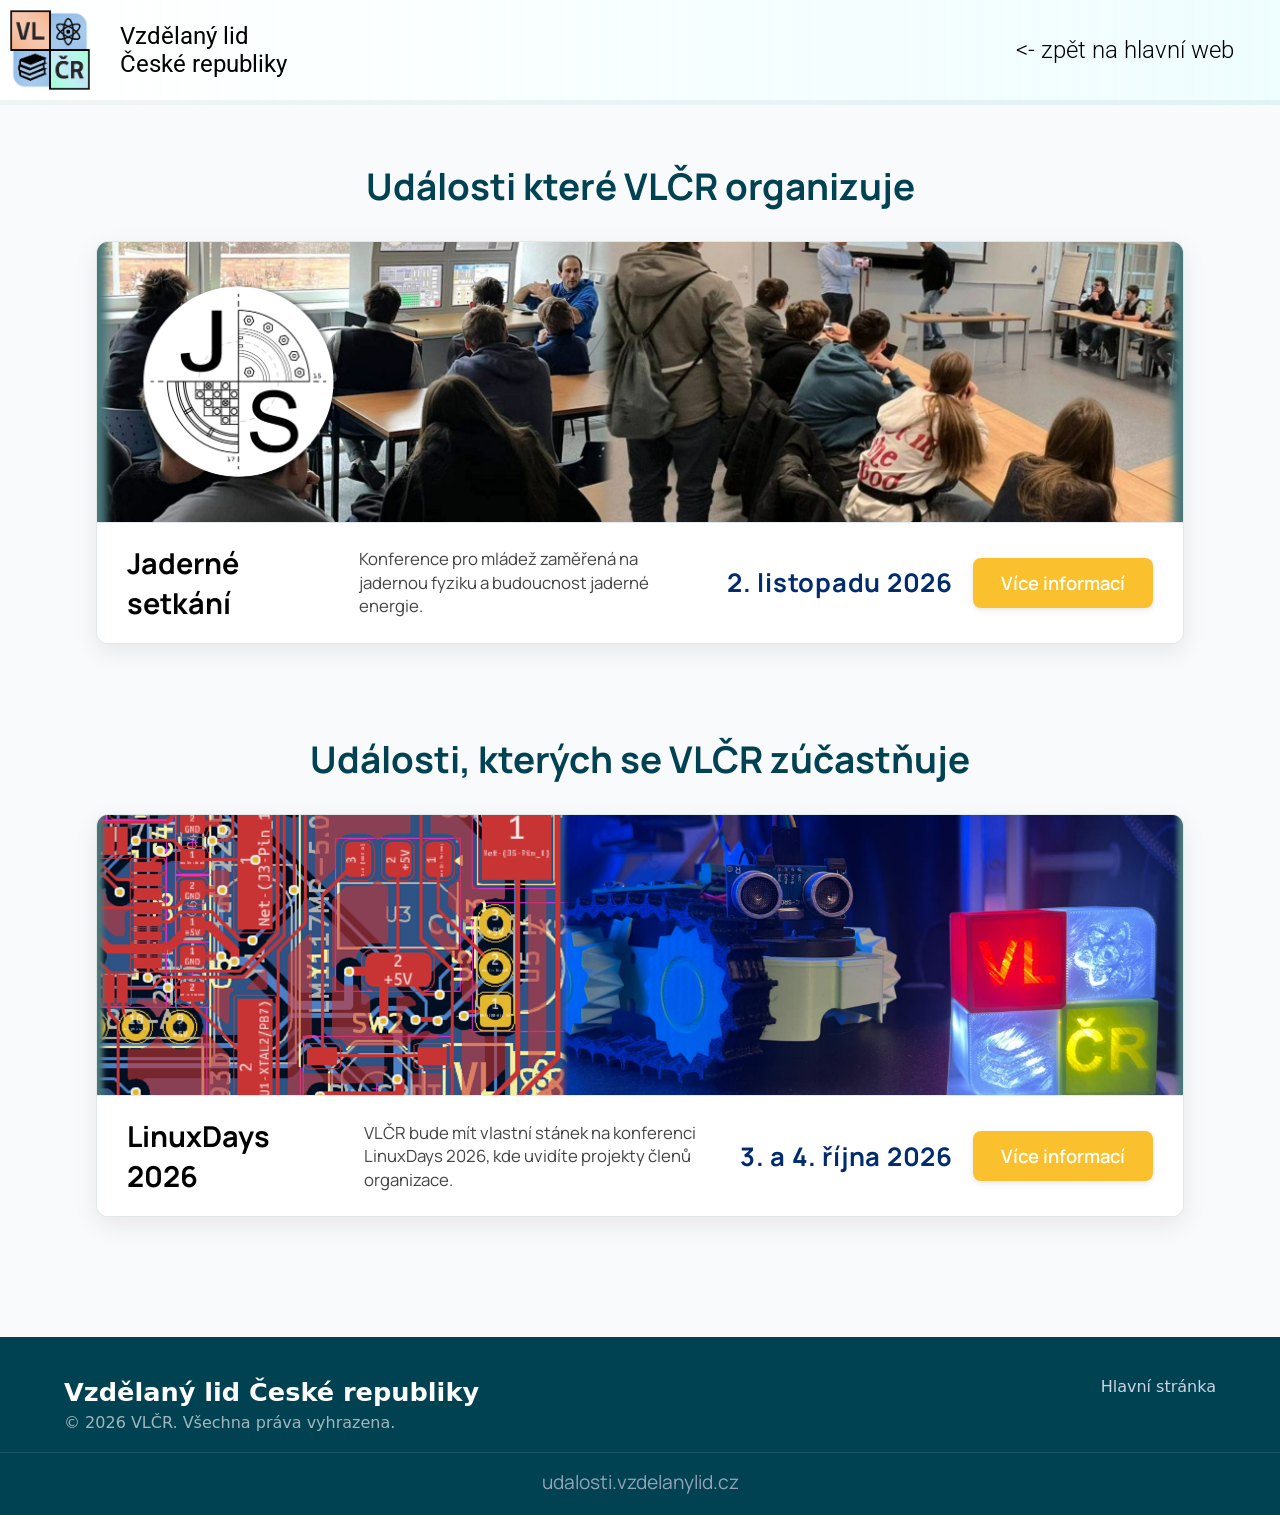
<file: index.html>
<!DOCTYPE html>
<html lang="cs">
<head>
    <meta charset="UTF-8">
    <meta name="viewport" content="width=device-width, initial-scale=1.0">
    <title>Události - Vzdělaný lid České republiky</title>
    <link rel="stylesheet" href="styles.css">
    <link rel="icon" type="image/png" href="logo_VLCR.png" />
    <!-- Google Fonts -->
    <link rel="preconnect" href="https://fonts.googleapis.com">
    <link rel="preconnect" href="https://fonts.gstatic.com" crossorigin>
    <link href="https://fonts.googleapis.com/css2?family=Manrope:wght@300;400;600;700;800&family=Roboto:wght@300;400;500;700&display=swap" rel="stylesheet">
</head>
<body>

    <!-- NAVIGAČNÍ MENU / HEADER -->
    <header class="menu">
        <a href="index.html" class="horizontal-flex navbar">
            <img src="logo_VLCR.png" alt="Logo VLČR" class="logo">
            <span class="logo-placeholder">Vzdělaný lid České republiky</span>
        </a>
        <div class="menu-text">
            <a href="https://vzdelanylid.cz" class="menu-item">&lt;- zpět na hlavní web</a>
        </div>
    </header>

    <main class="content">

        <!-- ================================================================= -->
        <!-- SEKCE 1: Události které VLČR organizuje                          -->
        <!-- (Pro skrytí celé sekce zakomentujte blok níže: <!-- ... --> 
         <!-- ================================================================= -->
       <section class="events-section">
            <h1 class="section-title">Události které VLČR organizuje</h1>
            
            <div class="events-list">
                
                <!-- VZOR ŠABLONY UDÁLOSTI (KOPIROVAT ODTUD) -->
                <article class="event-card">
                    <div class="event-image-wrapper">
                        <img src="grafika-js.png" alt="Jaderné setkání" class="event-image">
                    </div>
                    <div class="event-details-bar">
                        <h2 class="event-title">Jaderné setkání</h2>
                        <div class="event-description">
                            <p>Konference pro mládež zaměřená na jadernou fyziku a budoucnost jaderné energie.</p>
                        </div>
                        <div class="event-date">
                            <span>2. listopadu 2026</span>
                        </div>
                        <div class="event-action">
                            <a href="jadernesetkani2026.html" class="button-event">Více informací</a>
                        </div>
                    </div>
                </article>
                <!-- KONEC VZORU ŠABLONY -->

            </div>
        </section> 
        <!-- === KONEC SEKCE 1 === --> 


        <!-- ================================================================= -->
        <!-- SEKCE 2: Události kterých se VLČR zúčastňuje                     -->
        <!-- (Pro skrytí celé sekce zakomentujte blok níže: <!-- ... -->      
        <!-- ================================================================= -->
        <section class="events-section">
            <h1 class="section-title">Události, kterých se VLČR zúčastňuje</h1>
            
            <div class="events-list">

                <!-- UDÁLOST 1 v sekci 2 -->
                <article class="event-card">
                    <div class="event-image-wrapper">
                        <img src="grafika-ld.png" alt="LinuxDays 2026" class="event-image">
                    </div>
                    <div class="event-details-bar">
                        <h2 class="event-title">LinuxDays 2026</h2>
                        <div class="event-description">
                            <p>VLČR bude mít vlastní stánek na konferenci LinuxDays 2026, kde uvidíte projekty členů organizace.</p>
                        </div>
                        <div class="event-date">
                            <span>3. a 4. října 2026</span>
                        </div>
                        <div class="event-action">
                            <a href="linuxdays2026.html" class="button-event">Více informací</a>
                        </div>
                    </div>
                </article>

            </div>
        </section>
        <!-- === KONEC SEKCE 2 === -->

    </main>

    <!-- FOOTER / PATIČKA -->
    <footer class="footer">
        <div class="footer-content">
            <div class="footer-left">
                <h2>Vzdělaný lid České republiky</h2>
                <p>&copy; 2026 VLČR. Všechna práva vyhrazena.</p>
            </div>
            <div class="footer-links">
                <a href="https://vzdelanylid.cz">Hlavní stránka</a>
            </div>
        </div>
        <div class="botnik">
            udalosti.vzdelanylid.cz
        </div>
    </footer>

</body>
</html>
</file>
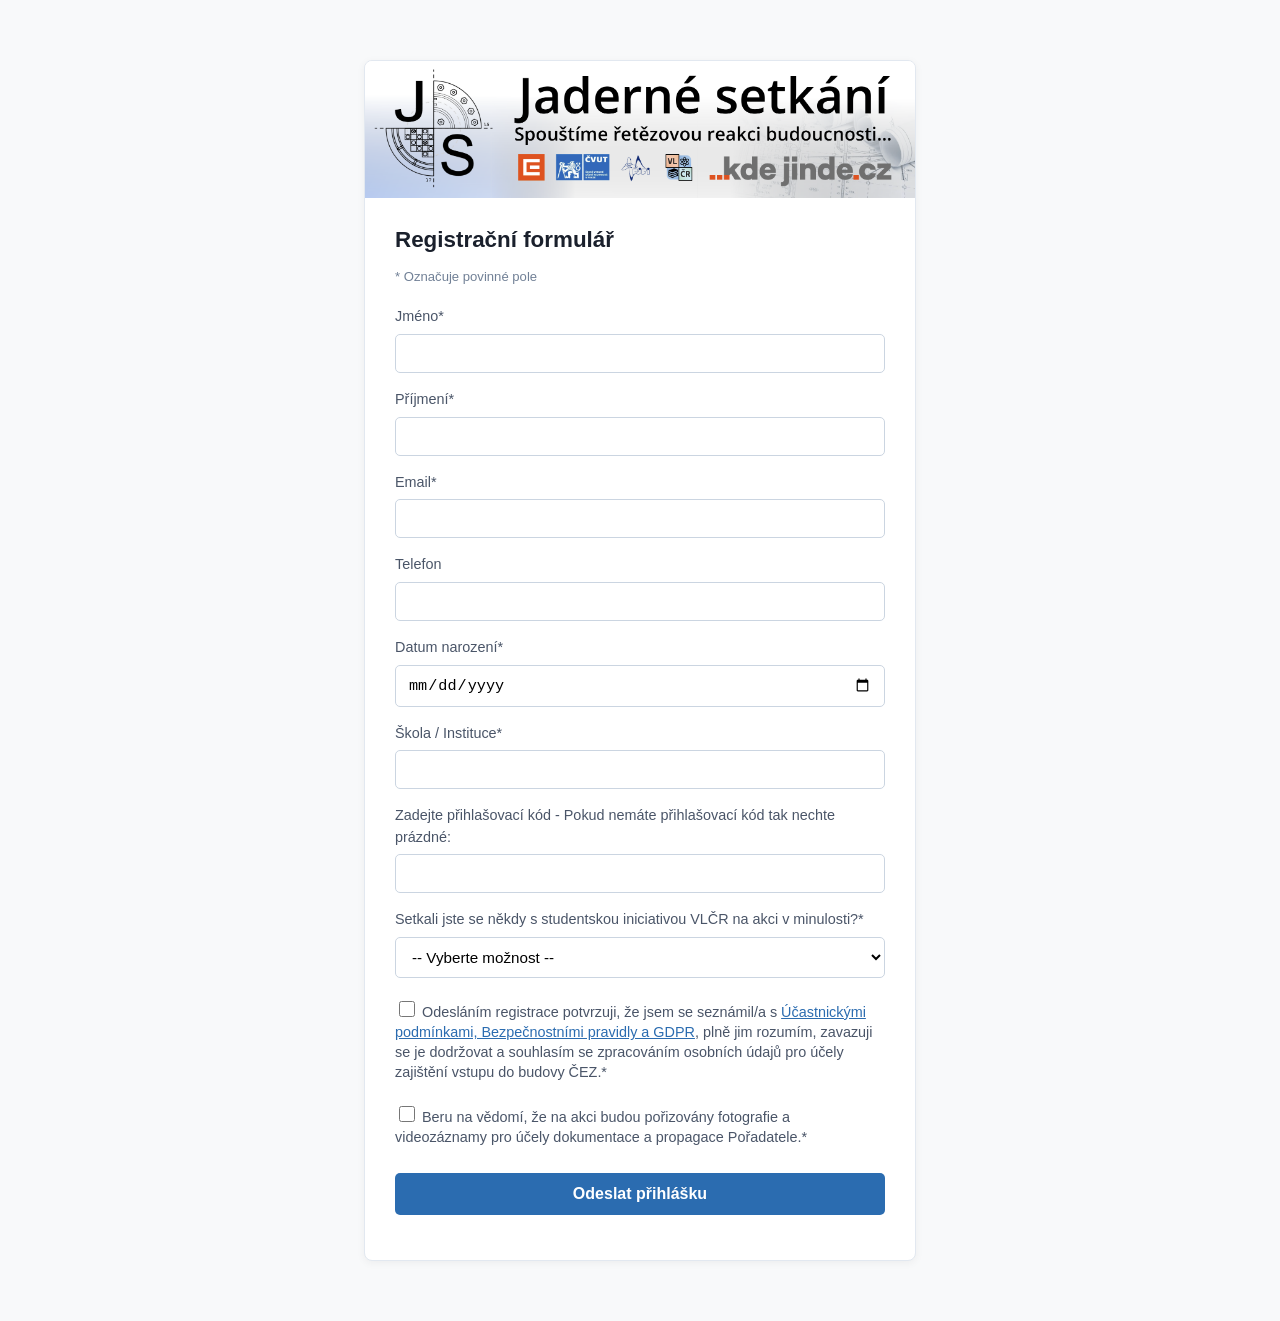
<file: registrace/jaderne-setkani/index.html>
<!DOCTYPE html>
<html lang="cs">
<head>
  <meta charset="UTF-8">
  <meta name="viewport" content="width=device-width, initial-scale=1.0">
  <title>Registrace – Jaderné setkání 2026</title>
  <link rel="stylesheet" href="styles.css">
</head>
<body>

  <div class="form-container">
    <!-- Podlouhlý banner -->
    <img src="js-banner.png" alt="Jaderné setkání 2026 banner" class="form-banner">

    <div class="form-content">
      <h2>Registrační formulář</h2>
      
      <!-- Informace o povinných polích -->
      <p class="required-note">* Označuje povinné pole</p>

      <form id="registrationForm">
        <div class="form-group">
          <label for="jmeno">Jméno*</label>
          <input type="text" id="jmeno" name="jmeno" class="form-control" required>
        </div>

        <div class="form-group">
          <label for="prijmeni">Příjmení*</label>
          <input type="text" id="prijmeni" name="prijmeni" class="form-control" required>
        </div>

        <div class="form-group">
          <label for="email">Email*</label>
          <input type="email" id="email" name="email" class="form-control" required>
        </div>

        <div class="form-group">
          <label for="telefon">Telefon</label>
          <input type="tel" id="telefon" name="telefon" class="form-control">
        </div>

        <div class="form-group">
          <label for="datumNarozeni">Datum narození*</label>
          <input type="date" id="datumNarozeni" name="datumNarozeni" class="form-control" required>
        </div>

        <div class="form-group">
          <label for="skola">Škola / Instituce*</label>
          <input type="text" id="skola" name="skola" class="form-control" required>
        </div>

        <div class="form-group">
          <label for="kod">Zadejte přihlašovací kód - Pokud nemáte přihlašovací kód tak nechte prázdné:</label>
          <input type="text" id="kod" name="kod" class="form-control">
        </div>

        <div class="form-group">
          <label for="zkusenost">Setkali jste se někdy s studentskou iniciativou VLČR na akci v minulosti?*</label>
          <select id="zkusenost" name="zkusenost" class="form-control" required>
            <option value="">-- Vyberte možnost --</option>
            <option value="Ano">Ano</option>
            <option value="Ne">Ne</option>
          </select>
        </div>

        <!-- Souhlas 1: Podmínky, Bezpečnost a GDPR -->
<div class="form-group checkbox-group">
  <label class="checkbox-label">
    <input type="checkbox" id="souhlasPodminky" name="souhlasPodminky" required>
    <span>Odesláním registrace potvrzuji, že jsem se seznámil/a s <a href="https://udalosti.vzdelanylid.cz/podminkyjs.html" target="_blank">Účastnickými podmínkami, Bezpečnostními pravidly a GDPR</a>, plně jim rozumím, zavazuji se je dodržovat a souhlasím se zpracováním osobních údajů pro účely zajištění vstupu do budovy ČEZ.*</span>
  </label>
</div>

        <!-- Souhlas 2: Foto a Videozáznam -->
        <div class="form-group checkbox-group">
          <label class="checkbox-label">
            <input type="checkbox" id="souhlasFoto" name="souhlasFoto" required>
            <span>Beru na vědomí, že na akci budou pořizovány fotografie a videozáznamy pro účely dokumentace a propagace Pořadatele.*</span>
          </label>
        </div>

        <button type="submit" id="submitBtn" class="submit-btn">Odeslat přihlášku</button>

        <div id="statusMessage"></div>
      </form>
    </div>
  </div>

  <!-- Pop-up modal okno po úspěšné registraci -->
  <div id="successModal" class="modal-overlay">
    <div class="modal-box">
      <h3>Registrace byla odeslána!</h3>
      <p>Na váš e-mail jsme poslali potvrzovací odkaz. Pro dokončení registrace klikněte na odkaz ve zprávě.</p>
      <button type="button" class="modal-btn" onclick="closeModal()">Rozumím</button>
    </div>
  </div>

  <script>
    const SCRIPT_URL = "https://script.google.com/macros/s/AKfycbxAj4OVFXmyvYCJi0ePcfQu2N66noJINOPMza1rT5IgxUhAGOSiNeePvRRPb3Nd0FI9/exec";

    document.getElementById('registrationForm').addEventListener('submit', function(e) {
      e.preventDefault();
      
      const statusDiv = document.getElementById('statusMessage');
      const submitBtn = document.getElementById('submitBtn');
      
      submitBtn.disabled = true;
      statusDiv.style.color = "#4a5568";
      statusDiv.innerText = "Odesílám formulář...";

      const formData = {
        jmeno: document.getElementById('jmeno').value,
        prijmeni: document.getElementById('prijmeni').value,
        email: document.getElementById('email').value,
        telefon: document.getElementById('telefon').value,
        datumNarozeni: document.getElementById('datumNarozeni').value,
        skola: document.getElementById('skola').value,
        kod: document.getElementById('kod').value,
        zkusenost: document.getElementById('zkusenost').value
      };

      // Odeslání požadavku přes fetch
      fetch(SCRIPT_URL, {
        method: 'POST',
        mode: 'no-cors',
        headers: {
          'Content-Type': 'text/plain;charset=utf-8'
        },
        body: JSON.stringify(formData)
      })
      .then(() => {
        showSuccessModal();
      })
      .catch(error => {
        console.log('Požadavek dokončen:', error);
        showSuccessModal();
      });

      function showSuccessModal() {
        statusDiv.innerText = "";
        document.getElementById('registrationForm').reset();
        submitBtn.disabled = false;
        
        // Zobrazení pop-up okna
        document.getElementById('successModal').style.display = "flex";
      }
    });

    function closeModal() {
      document.getElementById('successModal').style.display = "none";
    }
  </script>

</body>
</html>
</file>
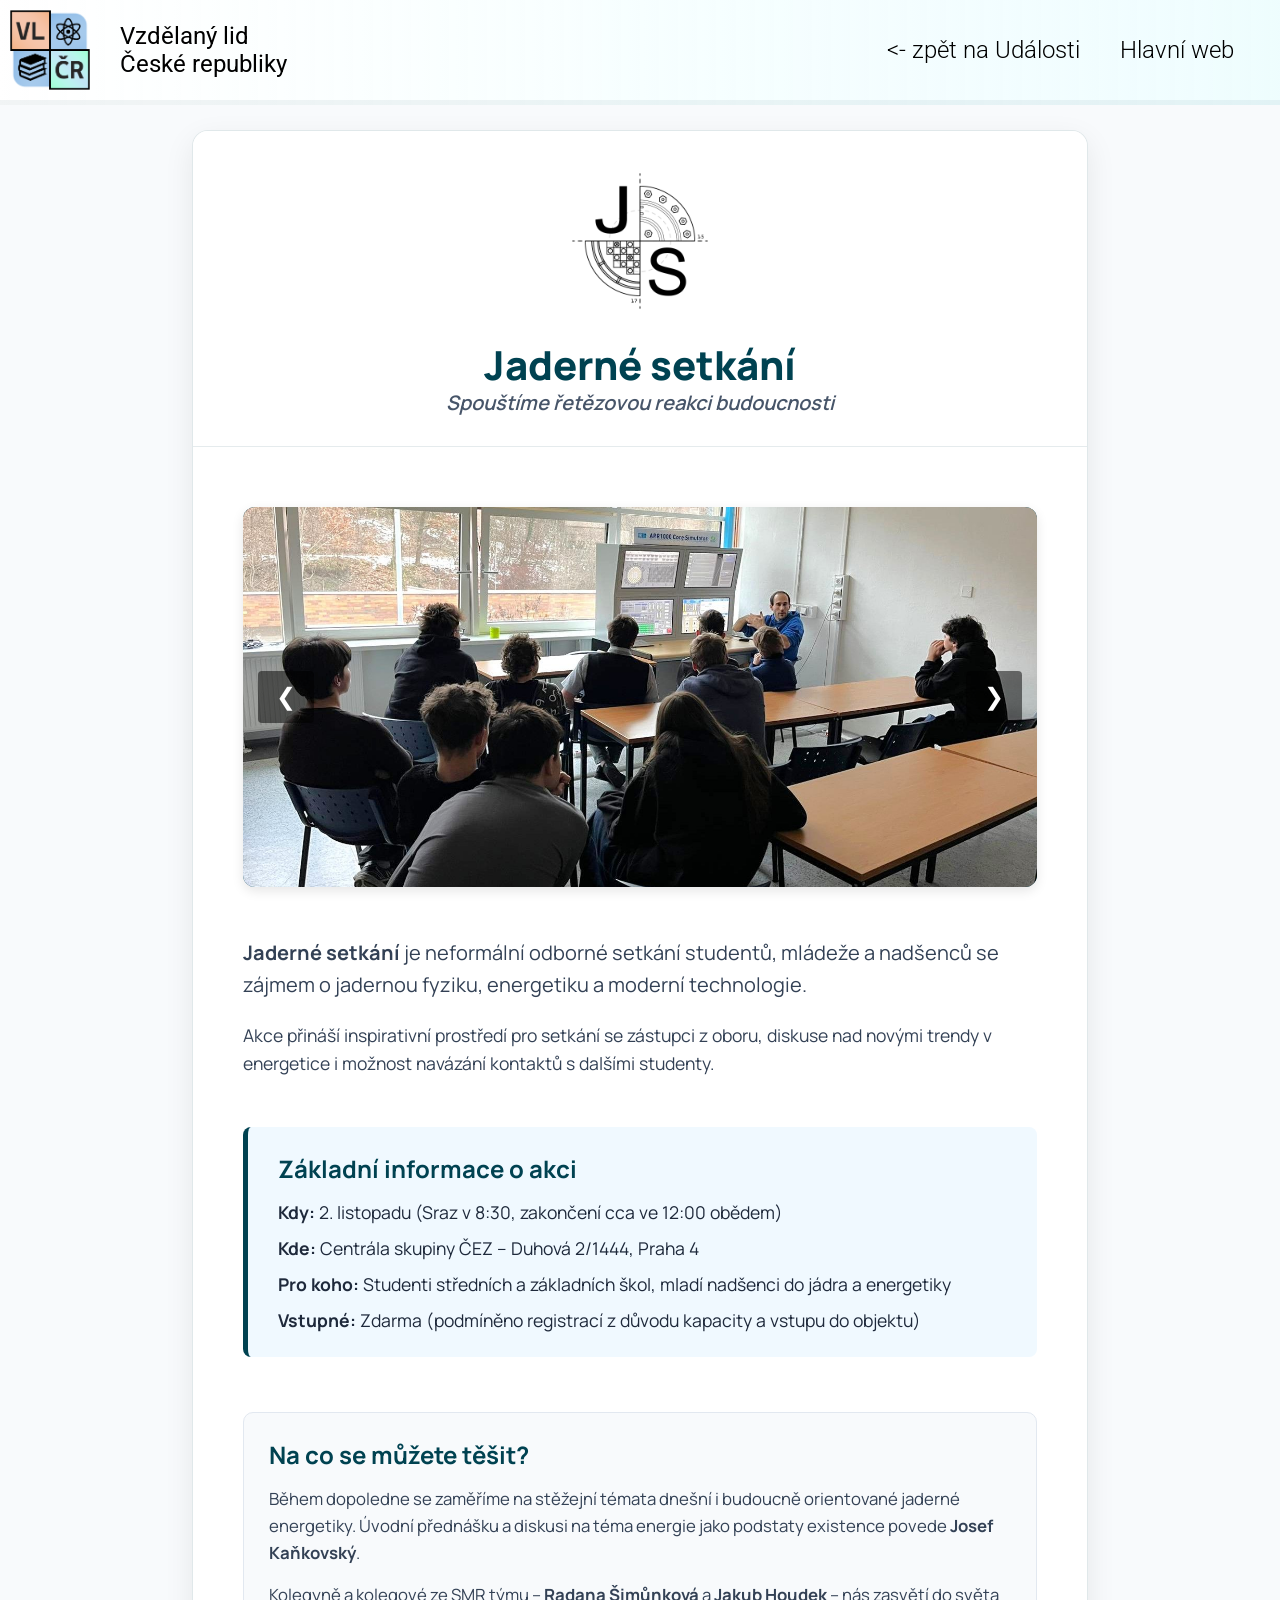
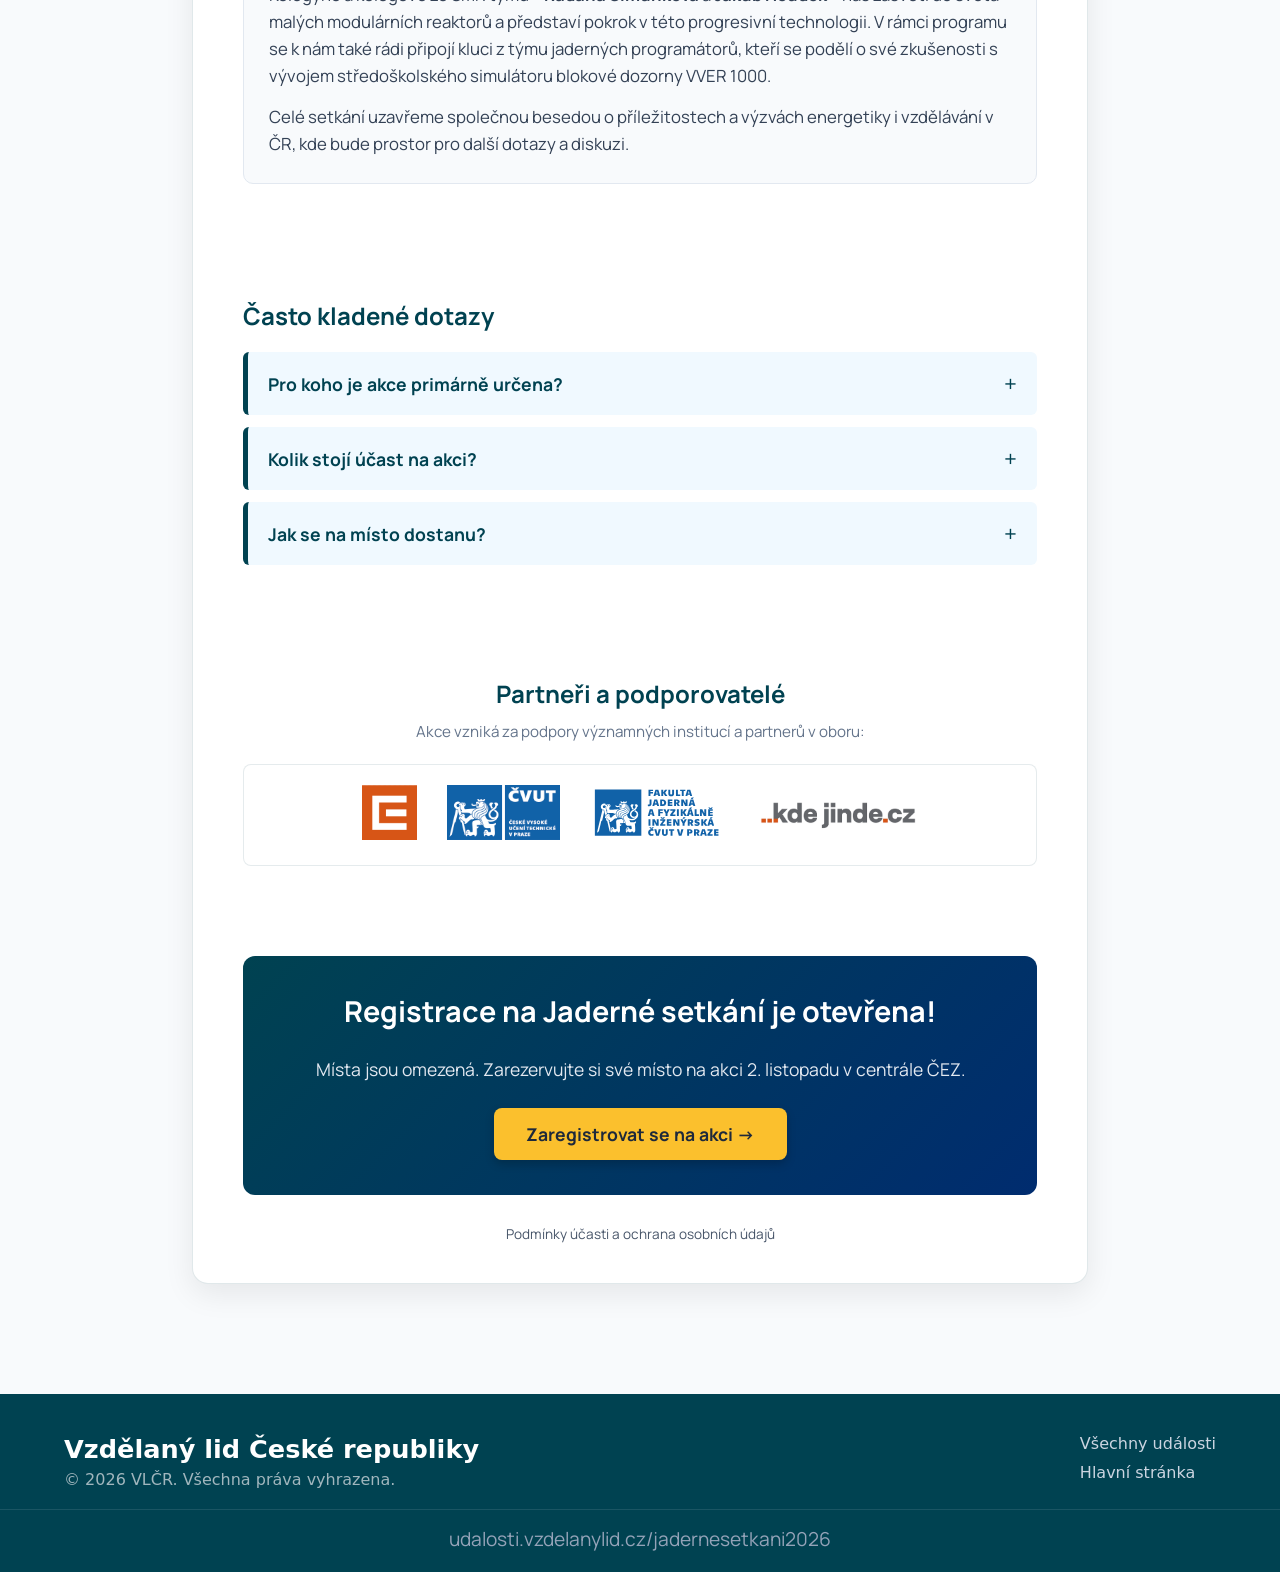
<file: jadernesetkani2026.html>
<!DOCTYPE html>
<html lang="cs">
<head>
    <meta charset="UTF-8">
    <meta name="viewport" content="width=device-width, initial-scale=1.0">
    <title>Jaderné setkání - Vzdělaný lid České republiky</title>
    <link rel="stylesheet" href="styles.css">
    <link rel="icon" type="image/png" href="jaderne-setkani.jpeg" />
    <!-- Google Fonts -->
    <link rel="preconnect" href="https://fonts.googleapis.com">
    <link rel="preconnect" href="https://fonts.gstatic.com" crossorigin>
    <link href="https://fonts.googleapis.com/css2?family=Manrope:wght@300;400;600;700;800&family=Roboto:wght@300;400;500;700&display=swap" rel="stylesheet">
    <style>
        /* Rozšiřující styly specifické pro tuto stránku */
        .hero-js-header {
            text-align: center;
            padding: 30px 20px 10px 20px;
            background: #ffffff;
            border-bottom: 1px solid rgba(0, 66, 81, 0.1);
        }

        .js-logo-main {
            max-width: 160px;
            height: auto;
            margin-bottom: 15px;
        }

        .js-subtitle {
            font-size: 1.25rem;
            color: #475569;
            font-weight: 600;
            margin-top: -10px;
            margin-bottom: 20px;
            font-style: italic;
        }

        /* Fotogalerie / Podlouhlý banner */
        .slider-container {
            position: relative;
            width: 100%;
            height: 380px;
            overflow: hidden;
            border-radius: 12px;
            margin: 20px 0 30px 0;
            box-shadow: 0 4px 12px rgba(0,0,0,0.1);
            background-color: #004251;
        }

        .slide-img {
            width: 100%;
            height: 100%;
            object-fit: cover;
            display: none;
        }

        .slide-img.active {
            display: block;
        }

        .slider-btn {
            position: absolute;
            top: 50%;
            transform: translateY(-50%);
            background: rgba(0, 0, 0, 0.5);
            color: white;
            border: none;
            padding: 12px 18px;
            cursor: pointer;
            font-size: 1.5rem;
            border-radius: 4px;
            transition: background 0.2s;
        }

        .slider-btn:hover {
            background: rgba(0, 0, 0, 0.8);
        }

        .slider-btn.prev { left: 15px; }
        .slider-btn.next { right: 15px; }

        /* Obecný blok o programu */
        .program-overview-box {
            background-color: #f8fafc;
            border-radius: 10px;
            padding: 25px;
            margin: 25px 0;
            border: 1px solid #e2e8f0;
        }

        .program-overview-box h2 {
            color: #004251;
            margin-top: 0;
            margin-bottom: 15px;
        }

        .program-overview-box p {
            color: #334155;
            font-size: 1.05rem;
            line-height: 1.6;
            margin-bottom: 15px;
        }

        .program-overview-box p:last-child {
            margin-bottom: 0;
        }

        /* Sekce Partnerů (Obrázková loga s odkazy) */
        .partners-section {
            margin: 30px 0;
            text-align: center;
        }

        .partners-grid {
            display: flex;
            flex-wrap: wrap;
            justify-content: center;
            align-items: center;
            gap: 30px;
            margin-top: 20px;
            padding: 20px;
            background: #ffffff;
            border-radius: 8px;
            border: 1px solid rgba(0, 66, 81, 0.1);
        }

        .partners-grid img {
            max-height: 55px;
            max-width: 160px;
            object-fit: contain;
            filter: grayscale(20%);
            transition: filter 0.3s ease, transform 0.2s ease;
        }

        .partners-grid img:hover {
            filter: grayscale(0%);
            transform: scale(1.05);
        }

        /* FAQ - Často kladené dotazy */
        .faq-section {
            margin: 30px 0;
        }

        .faq-item {
            background-color: #f0f9ff;
            border-left: 5px solid rgb(0, 66, 81);
            margin-bottom: 12px;
            border-radius: 6px;
            overflow: hidden;
        }

        .faq-item summary {
            padding: 16px 20px;
            font-weight: 700;
            font-size: 1.1rem;
            color: rgb(0, 66, 81);
            cursor: pointer;
            list-style: none;
            display: flex;
            justify-content: space-between;
            align-items: center;
        }

        .faq-item summary::-webkit-details-marker {
            display: none;
        }

        .faq-item summary::after {
            content: "+";
            font-size: 1.4rem;
            font-weight: 400;
        }

        .faq-item[open] summary::after {
            content: "−";
        }

        .faq-item p {
            padding: 0 20px 16px 20px;
            margin: 0;
            color: #334155;
            line-height: 1.5;
        }

        /* Registrační box dole */
        .notify-box {
            background: linear-gradient(135deg, #004251 0%, #002c6f 100%);
            color: #ffffff;
            padding: 35px 30px;
            border-radius: 12px;
            text-align: center;
            margin-top: 40px;
        }

        .notify-box h2 {
            margin-top: 0;
            font-size: 1.8rem;
            color: #ffffff;
        }

        .notify-box p {
            font-size: 1.1rem;
            color: #e2e8f0;
            margin-bottom: 25px;
        }

        .register-btn-main {
            display: inline-block;
            padding: 14px 32px;
            font-size: 1.1rem;
            font-weight: 700;
            background-color: #fbc02d;
            color: #1e293b;
            border: none;
            border-radius: 8px;
            text-decoration: none;
            transition: background 0.2s ease, transform 0.2s ease;
            box-shadow: 0 4px 10px rgba(0,0,0,0.2);
        }

        .register-btn-main:hover {
            background-color: #f57f17;
            transform: translateY(-2px);
        }

        @media (max-width: 768px) {
            .slider-container { height: 220px; }
        }
    </style>
</head>
<body>

    <!-- NAVIGAČNÍ MENU / HEADER -->
    <header class="menu">
        <a href="index.html" class="horizontal-flex navbar">
            <img src="logo_VLCR.png" alt="Logo VLČR" class="logo">
            <span class="logo-placeholder">Vzdělaný lid České republiky</span>
        </a>
        <div class="menu-text">
            <a href="index.html" class="menu-item">&lt;- zpět na Události</a>
            <a href="https://vzdelanylid.cz" class="menu-item">Hlavní web</a>
        </div>
    </header>

    <main class="content">
        <article class="event-detail-container">
            
            <!-- NAHOŘE LOGO A NÁPIS -->
            <div class="hero-js-header">
                <img src="jaderne-setkani.jpeg" alt="Logo Jaderné setkání" class="js-logo-main">
                <h1 class="event-detail-title">Jaderné setkání</h1>
                <p class="js-subtitle">Spouštíme řetězovou reakci budoucnosti</p>
            </div>

            <div class="event-detail-body">
                
                <!-- PODLOUHLÝ BANNER / FOTOGALERIE -->
                <div class="slider-container">
                    <img src="jaderne-setkani-1.jpg" alt="Přednáška Jaderné setkání" class="slide-img active">
                    <img src="jaderne-setkani-2.png" alt="Exkurze k reaktoru" class="slide-img">

                    <button class="slider-btn prev" onclick="moveSlide(-1)">&#10094;</button>
                    <button class="slider-btn next" onclick="moveSlide(1)">&#10095;</button>
                </div>

                <!-- ÚVODNÍ POPISY -->
                <p class="event-detail-lead">
                    <strong>Jaderné setkání</strong> je neformální odborné setkání studentů, mládeže a nadšenců se zájmem o jadernou fyziku, energetiku a moderní technologie.
                </p>

                <p>
                    Akce přináší inspirativní prostředí pro setkání se zástupci z oboru, diskuse nad novými trendy v energetice i možnost navázání kontaktů s dalšími studenty.
                </p>

                <div class="separator-full"></div>

                <!-- ZÁKLADNÍ INFORMACE O AKCI -->
                <div class="info-box">
                    <h2>Základní informace o akci</h2>
                    <ul class="info-list">
                        <li><strong>Kdy:</strong> 2. listopadu (Sraz v 8:30, zakončení cca ve 12:00 obědem)</li>
                        <li><strong>Kde:</strong> Centrála skupiny ČEZ – Duhová 2/1444, Praha 4</li>
                        <li><strong>Pro koho:</strong> Studenti středních a základních škol, mladí nadšenci do jádra a energetiky</li>
                        <li><strong>Vstupné:</strong> Zdarma (podmíněno registrací z důvodu kapacity a vstupu do objektu)</li>
                    </ul>
                </div>

                <!-- CO VÁS ČEKÁ (PLYNULÝ TEXT) -->
                <section class="program-overview-box">
                    <h2>Na co se můžete těšit?</h2>
                    <p>
                        Během dopoledne se zaměříme na stěžejní témata dnešní i budoucně orientované jaderné energetiky. Úvodní přednášku a diskusi na téma energie jako podstaty existence povede <strong>Josef Kaňkovský</strong>. 
                    </p>
                    <p>
                        Kolegyně a kolegové ze SMR týmu – <strong>Radana Šimůnková</strong> a <strong>Jakub Houdek</strong> – nás zasvětí do světa malých modulárních reaktorů a představí pokrok v této progresivní technologii. V rámci programu se k nám také rádi připojí kluci z týmu jaderných programátorů, kteří se podělí o své zkušenosti s vývojem středoškolského simulátoru blokové dozorny VVER 1000.
                    </p>
                    <p>
                        Celé setkání uzavřeme společnou besedou o příležitostech a výzvách energetiky i vzdělávání v ČR, kde bude prostor pro další dotazy a diskuzi.
                    </p>
                </section>

                <div class="separator-full"></div>

                <!-- ČASTO KLADENÉ DOTAZY (FAQ) -->
                <section class="faq-section">
                    <h2 style="color: rgb(0, 66, 81); margin-bottom: 20px;">Často kladené dotazy</h2>
                    
                    <details class="faq-item">
                        <summary>Pro koho je akce primárně určena?</summary>
                        <p>Jaderné setkání je otevřeno všem studentům základních a středních škol i dalším zájemcům o jadernou fyziku a energetiku.</p>
                    </details>

                    <details class="faq-item">
                        <summary>Kolik stojí účast na akci?</summary>
                        <p>Účast je zdarma (včetně oběda pro účastníky). Podmínkou je včasná online registrace z důvodu omezené kapacity a bezpečnostních rules budovy ČEZ.</p>
                    </details>

                    <details class="faq-item">
                        <summary>Jak se na místo dostanu?</summary>
                        <p>Sraz je na centrále ČEZ (Duhová 2/1444, Praha 4). Místo je dobře dostupné z metra C Budějovická nebo Pankrác.</p>
                    </details>
                </section>

                <!-- SEKCE PARTNEŘI A PODPOROVATELÉ -->
                <section class="partners-section">
                    <h2 style="color: rgb(0, 66, 81); margin-bottom: 10px;">Partneři a podporovatelé</h2>
                    <p style="font-size: 0.95rem; color: #64748b;">Akce vzniká za podpory významných institucí a partnerů v oboru:</p>

                    <div class="partners-grid">
                        <a href="https://www.cez.cz" target="_blank" rel="noopener noreferrer">
                            <img src="organizace/cez.png" alt="ČEZ">
                        </a>
                        <a href="https://www.cvut.cz" target="_blank" rel="noopener noreferrer">
                            <img src="organizace/cvut.png" alt="ČVUT v Praze">
                        </a>
                        <a href="https://www.fjfi.cvut.cz" target="_blank" rel="noopener noreferrer">
                            <img src="organizace/fjfi.svg" alt="FJFI ČVUT">
                        </a>
                        <a href="https://kdejinde.cz" target="_blank" rel="noopener noreferrer">
                            <img src="organizace/kdejinde.png" alt="kdejinde.cz">
                        </a>
                    </div>
                </section>

                <!-- DOLNÍ FORMULÁŘ NA REGISTRACI -->
                <div class="notify-box">
                    <h2>Registrace na Jaderné setkání je otevřena!</h2>
                    <p>Místa jsou omezená. Zarezervujte si své místo na akci 2. listopadu v centrále ČEZ.</p>
                    
                    <a href="https://udalosti.vzdelanylid.cz/registrace/jaderne-setkani" class="register-btn-main">
                        Zaregistrovat se na akci &rarr;
                    </a>
                </div>

                <div>
                    <center><a href="podminkyjs.html" style="font-size: 0.85rem; color: #475569; display: block; margin-top: 10px;">Podmínky účasti a ochrana osobních údajů</a></center>
                </div>

            </div>
        </article>
    </main>

    <!-- FOOTER / PATIČKA -->
    <footer class="footer">
        <div class="footer-content">
            <div class="footer-left">
                <h2>Vzdělaný lid České republiky</h2>
                <p>&copy; 2026 VLČR. Všechna práva vyhrazena.</p>
            </div>
            <div class="footer-links">
                <a href="index.html">Všechny události</a>
                <a href="https://vzdelanylid.cz">Hlavní stránka</a>
            </div>
        </div>
        <div class="botnik">
            udalosti.vzdelanylid.cz/jadernesetkani2026
        </div>
    </footer>

    <!-- SKRIPTY -->
    <script>
        /* CAROUSEL / SLIDER */
        let currentSlide = 0;
        const slides = document.querySelectorAll('.slide-img');

        function showSlide(index) {
            slides.forEach((slide) => slide.classList.remove('active'));
            if (index >= slides.length) currentSlide = 0;
            if (index < 0) currentSlide = slides.length - 1;
            slides[currentSlide].classList.add('active');
        }

        function moveSlide(step) {
            currentSlide += step;
            showSlide(currentSlide);
        }

        setInterval(() => {
            currentSlide++;
            showSlide(currentSlide);
        }, 5000);
    </script>

</body>
</html>
</file>
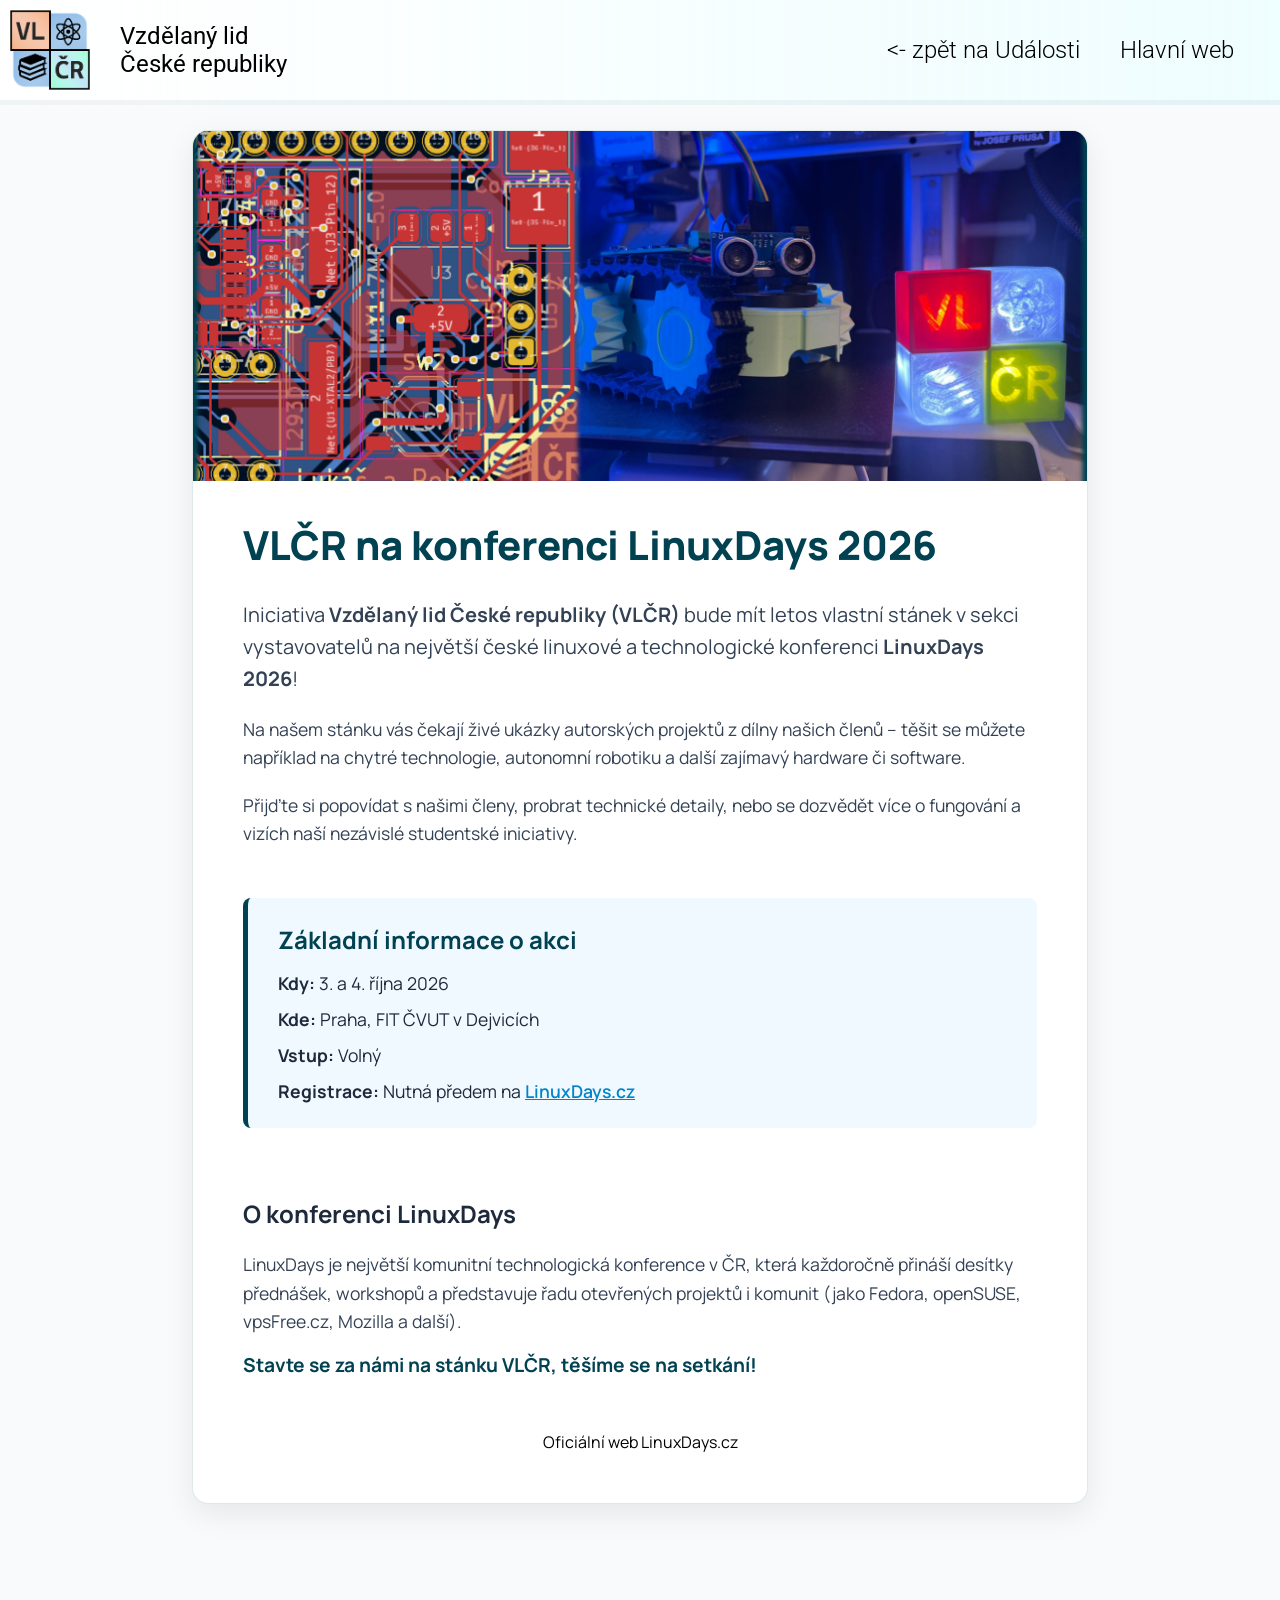
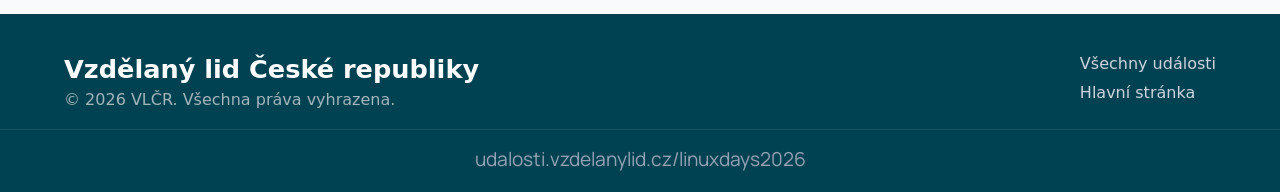
<file: linuxdays2026.html>
<!DOCTYPE html>
<html lang="cs">
<head>
    <meta charset="UTF-8">
    <meta name="viewport" content="width=device-width, initial-scale=1.0">
    <title>LinuxDays 2026 - Vzdělaný lid České republiky</title>
    <link rel="stylesheet" href="styles.css">
    <link rel="icon" type="image/png" href="logo_VLCR.png" />
    <!-- Google Fonts -->
    <link rel="preconnect" href="https://fonts.googleapis.com">
    <link rel="preconnect" href="https://fonts.gstatic.com" crossorigin>
    <link href="https://fonts.googleapis.com/css2?family=Manrope:wght@300;400;600;700;800&family=Roboto:wght@300;400;500;700&display=swap" rel="stylesheet">
</head>
<body>

    <!-- NAVIGAČNÍ MENU / HEADER -->
    <header class="menu">
        <a href="index.html" class="horizontal-flex navbar">
            <img src="logo_VLCR.png" alt="Logo VLČR" class="logo">
            <span class="logo-placeholder">Vzdělaný lid České republiky</span>
        </a>
        <div class="menu-text">
            <a href="index.html" class="menu-item">&lt;- zpět na Události</a>
            <a href="https://vzdelanylid.cz" class="menu-item">Hlavní web</a>
        </div>
    </header>

    <main class="content">
        <article class="event-detail-container">
            
            <!-- HORNÍ BANNER / OBRÁZEK UDÁLOSTI -->
            <div class="event-detail-header-image">
                <img src="grafika-ld.png" alt="LinuxDays 2026" class="detail-banner-img">
            </div>

            <!-- DETAILNÍ OBSAH UDÁLOSTI -->
            <div class="event-detail-body">
                
                <h1 class="event-detail-title">VLČR na konferenci LinuxDays 2026</h1>

                <p class="event-detail-lead">
                    Iniciativa <strong>Vzdělaný lid České republiky (VLČR)</strong> bude mít letos vlastní stánek v sekci vystavovatelů na největší české linuxové a technologické konferenci <strong>LinuxDays 2026</strong>!
                </p>

                <p>
                    Na našem stánku vás čekají živé ukázky autorských projektů z dílny našich členů – těšit se můžete například na chytré technologie, autonomní robotiku a další zajímavý hardware či software.
                </p>

                <p>
                    Přijďte si popovídat s našimi členy, probrat technické detaily, nebo se dozvědět více o fungování a vizích naší nezávislé studentské iniciativy.
                </p>

                <div class="separator-full"></div>

                <!-- ZÁKLADNÍ INFORMACE O AKCI -->
                <div class="info-box">
                    <h2>Základní informace o akci</h2>
                    <ul class="info-list">
                        <li><strong>Kdy:</strong> 3. a 4. října 2026</li>
                        <li><strong>Kde:</strong> Praha, FIT ČVUT v Dejvicích</li>
                        <li><strong>Vstup:</strong> Volný</li>
                        <li><strong>Registrace:</strong> Nutná předem na <a href="https://www.linuxdays.cz" target="_blank" rel="noopener">LinuxDays.cz</a></li>
                    </ul>
                </div>

                <div class="separator-full"></div>

                <!-- O KONFERENCI -->
                <section class="about-conference">
                    <h2>O konferenci LinuxDays</h2>
                    <p>
                        LinuxDays je největší komunitní technologická konference v ČR, která každoročně přináší desítky přednášek, workshopů a představuje řadu otevřených projektů i komunit (jako Fedora, openSUSE, vpsFree.cz, Mozilla a další).
                    </p>
                    <p class="cta-callout">
                        Stavte se za námi na stánku VLČR, těšíme se na setkání!
                    </p>
                </section>

                <div class="event-detail-actions">
                    <a href="https://www.linuxdays.cz" target="_blank" rel="noopener" class="button-17">Oficiální web LinuxDays.cz</a>
                </div>

            </div>
        </article>
    </main>

    <!-- FOOTER / PATIČKA -->
    <footer class="footer">
        <div class="footer-content">
            <div class="footer-left">
                <h2>Vzdělaný lid České republiky</h2>
                <p>&copy; 2026 VLČR. Všechna práva vyhrazena.</p>
            </div>
            <div class="footer-links">
                <a href="index.html">Všechny události</a>
                <a href="https://vzdelanylid.cz">Hlavní stránka</a>
            </div>
        </div>
        <div class="botnik">
            udalosti.vzdelanylid.cz/linuxdays2026
        </div>
    </footer>

</body>
</html>
</file>
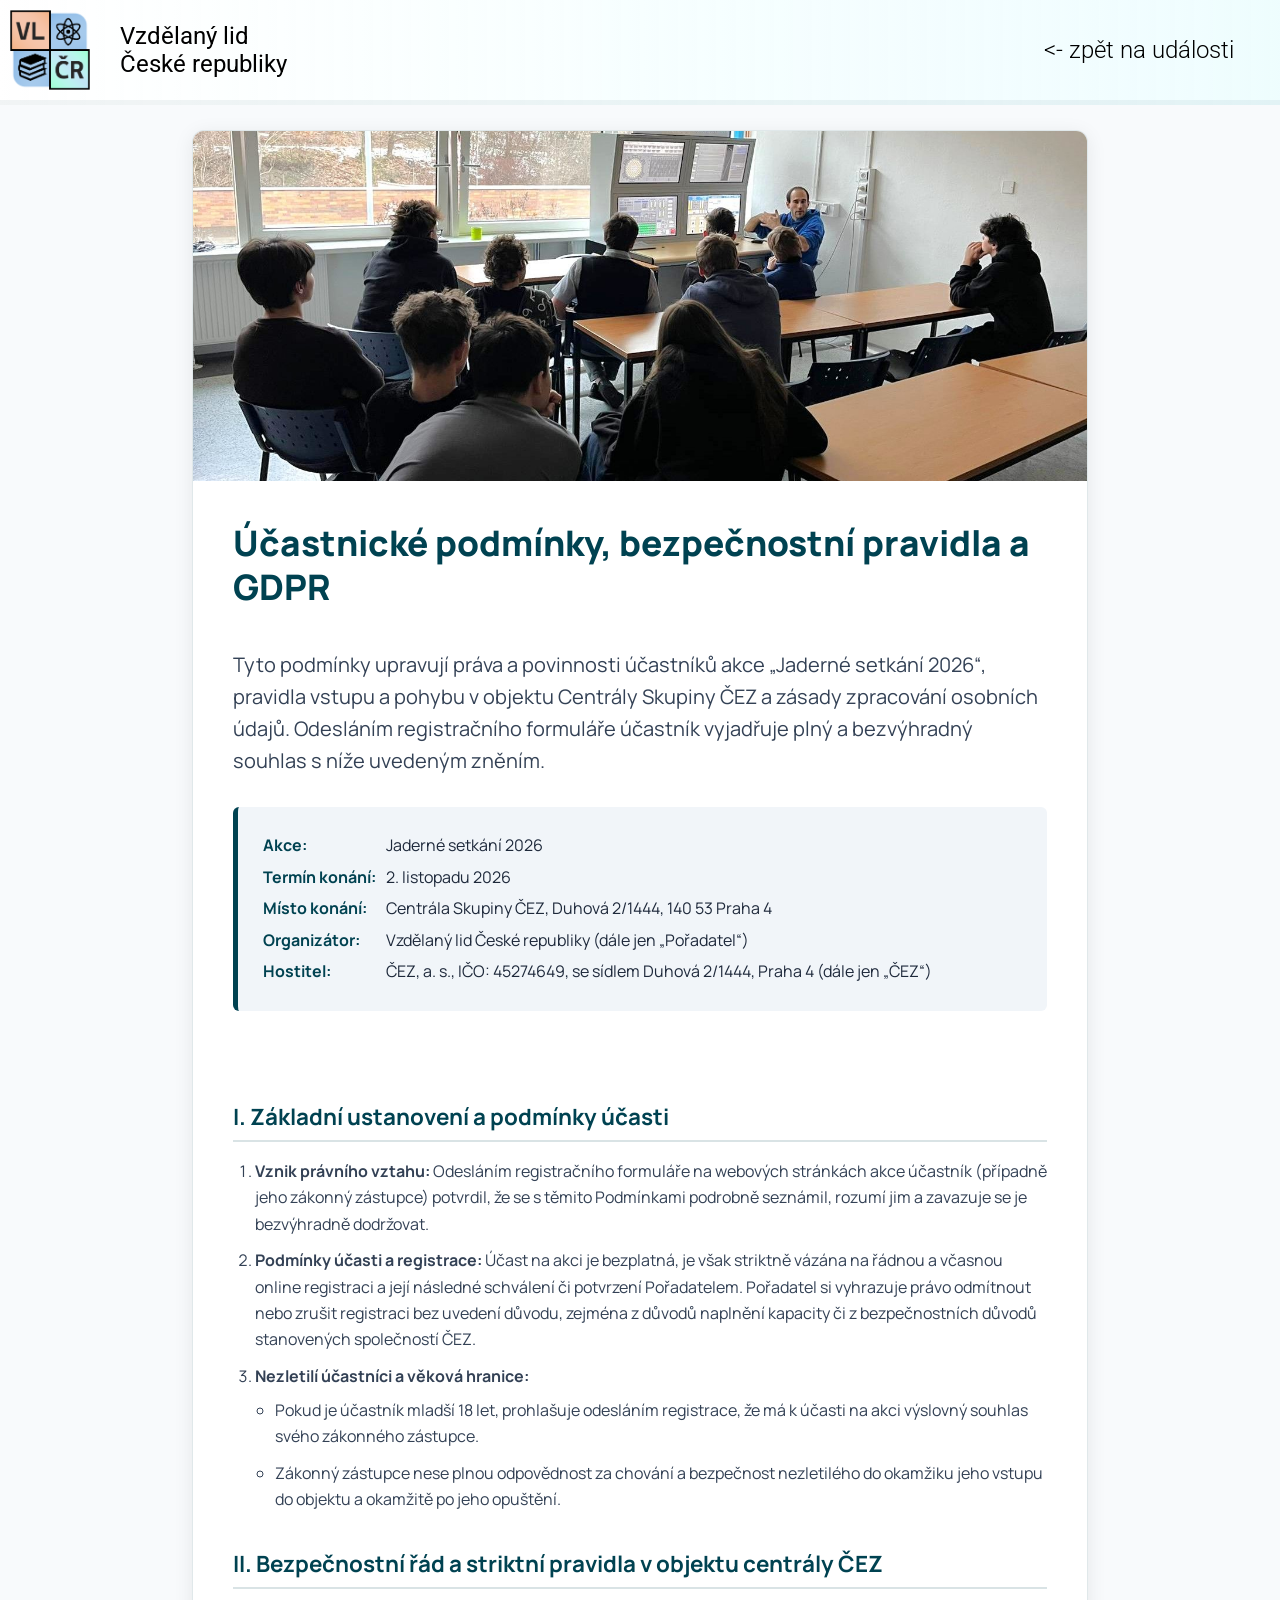
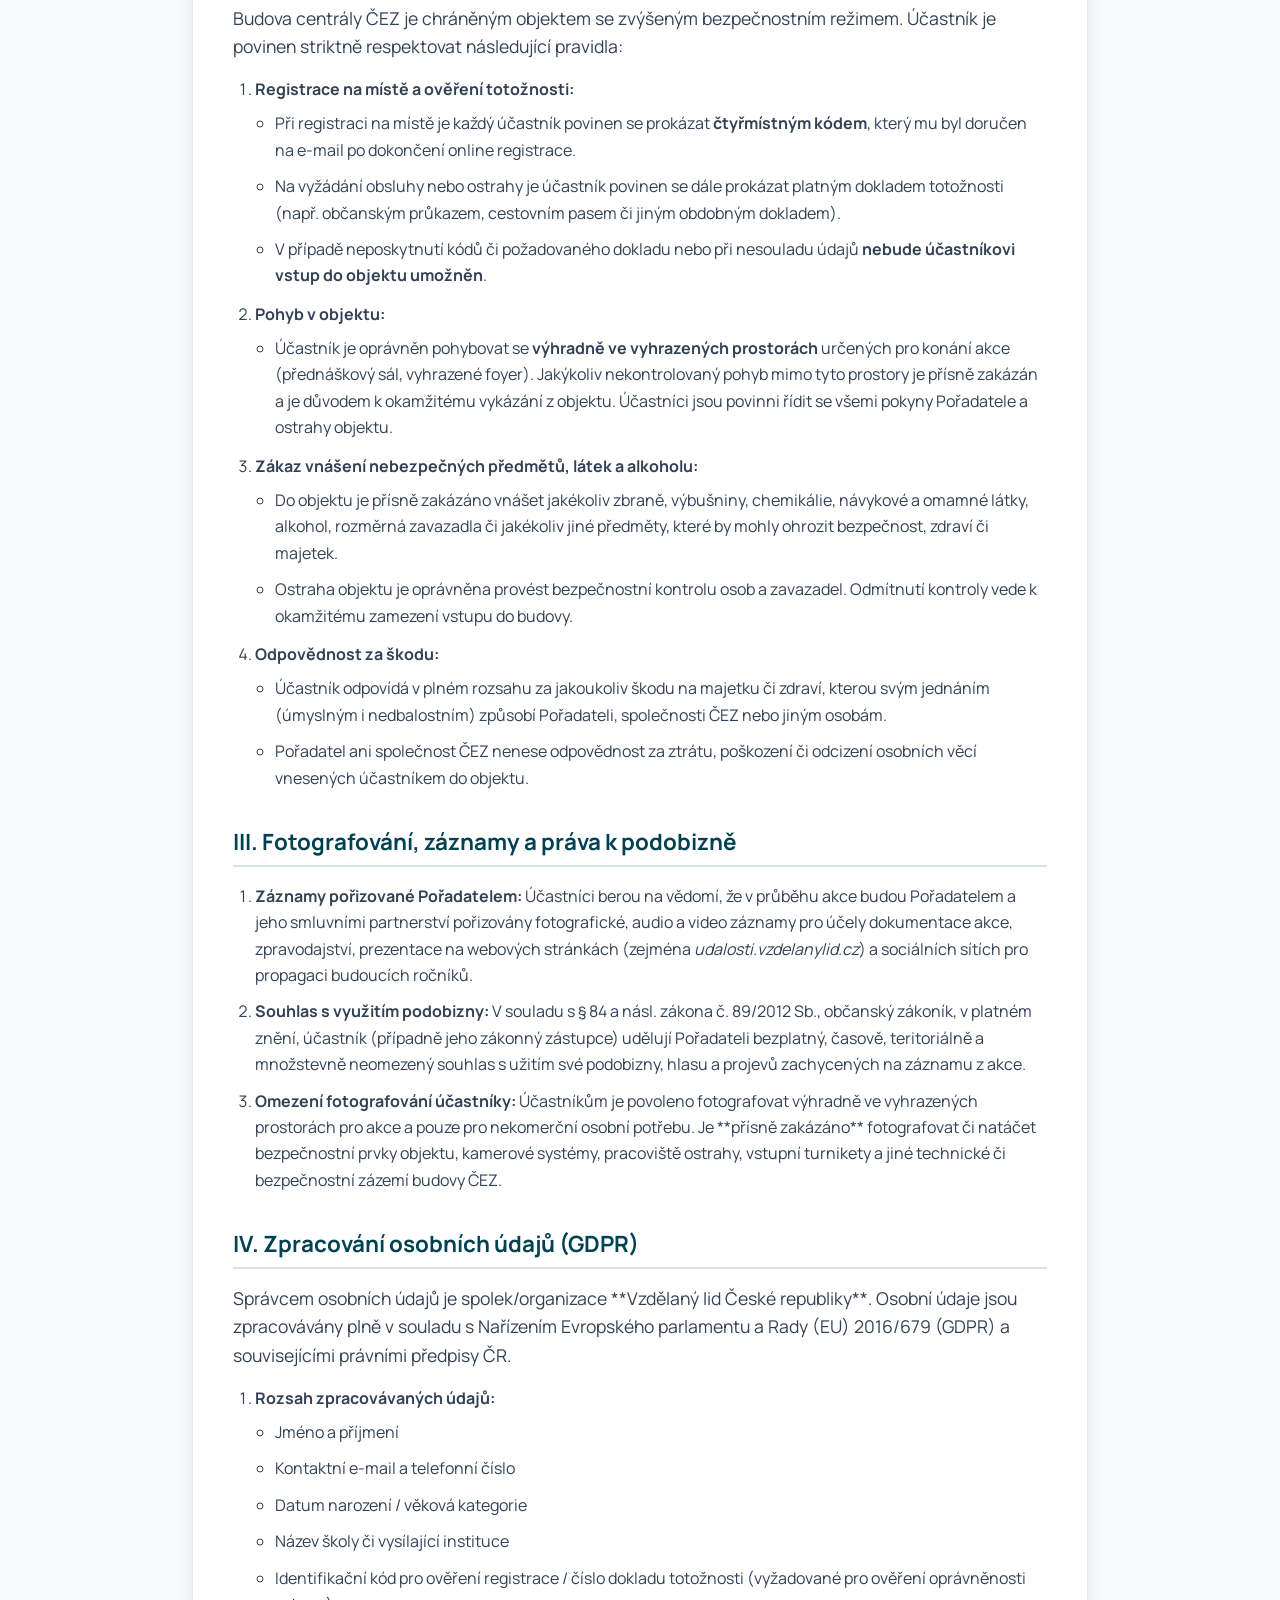
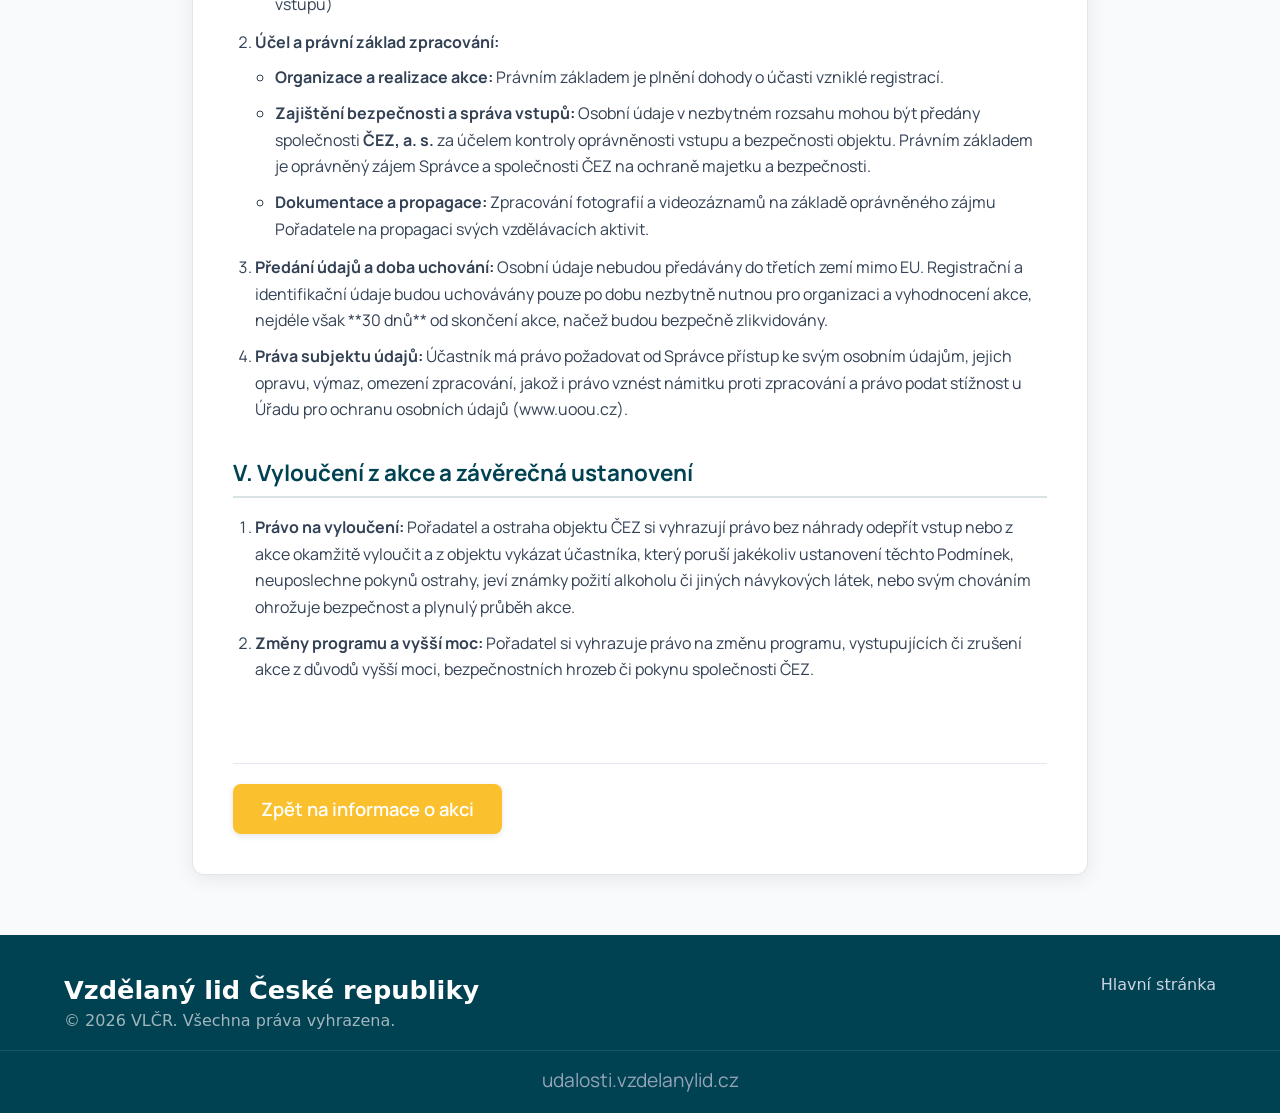
<file: podminkyjs.html>
<!DOCTYPE html>
<html lang="cs">
<head>
    <meta charset="UTF-8">
    <meta name="viewport" content="width=device-width, initial-scale=1.0">
    <title>Smluvní podmínky - Jaderné setkání 2026</title>
    <link rel="stylesheet" href="styles.css">
    <link rel="icon" type="image/png" href="logo_VLCR.png" />
    <!-- Google Fonts -->
    <link rel="preconnect" href="https://fonts.googleapis.com">
    <link rel="preconnect" href="https://fonts.gstatic.com" crossorigin>
    <link href="https://fonts.googleapis.com/css2?family=Manrope:wght@300;400;600;700;800&family=Roboto:wght@300;400;500;700&display=swap" rel="stylesheet">
    <style>
        /* Specifické doplňkové styly pro právní obsah a strukturu detailu akce */
        .event-detail-container {
            max-width: 900px;
            margin: 0 auto;
            background: #ffffff;
            border-radius: 12px;
            overflow: hidden;
            box-shadow: 0 4px 20px rgba(0, 0, 0, 0.08);
        }

        .event-detail-header-image {
            width: 100%;
            max-height: 350px;
            overflow: hidden;
            background-color: #0f172a;
        }

        .detail-banner-img {
            width: 100%;
            height: 100%;
            object-fit: cover;
            display: block;
        }

        .event-detail-body {
            padding: 40px;
        }

        .event-detail-title {
            font-family: 'Manrope', sans-serif;
            font-weight: 800;
            font-size: 2.2rem;
            color: #004251;
            margin-bottom: 20px;
            line-height: 1.25;
        }

        .event-detail-lead {
            font-size: 1.1rem;
            line-height: 1.7;
            color: #334155;
            margin-bottom: 30px;
        }

        .info-box {
            background-color: #f1f5f9;
            border-left: 5px solid #004251;
            padding: 20px 25px;
            margin-bottom: 35px;
            border-radius: 6px;
        }

        .info-box p {
            margin: 6px 0;
            font-size: 1rem;
            color: #1e293b;
        }

        .info-box p strong {
            color: #004251;
            display: inline-block;
            min-width: 120px;
        }

        .legal-section h2 {
            font-family: 'Manrope', sans-serif;
            font-size: 1.4rem;
            color: #004251;
            margin-top: 35px;
            margin-bottom: 15px;
            border-bottom: 2px solid rgba(0, 66, 81, 0.15);
            padding-bottom: 8px;
        }

        .legal-section ol {
            padding-left: 22px;
            margin-bottom: 20px;
        }

        .legal-section ul {
            padding-left: 20px;
            margin-top: 8px;
            margin-bottom: 12px;
        }

        .legal-section li {
            margin-bottom: 10px;
            line-height: 1.65;
            color: #334155;
        }

        .checkbox-box {
            background-color: #f0f9ff;
            border: 1px solid #bae6fd;
            padding: 25px;
            border-radius: 10px;
            margin-top: 40px;
            margin-bottom: 30px;
        }

        .checkbox-box h3 {
            font-family: 'Manrope', sans-serif;
            margin-top: 0;
            color: #0369a1;
            font-size: 1.2rem;
            margin-bottom: 15px;
        }

        .checkbox-item {
            margin-bottom: 15px;
            font-size: 0.95rem;
            line-height: 1.6;
            color: #1e293b;
        }

        .checkbox-item:last-child {
            margin-bottom: 0;
        }

        .checkbox-tag {
            display: inline-block;
            background: #0284c7;
            color: white;
            font-size: 0.75rem;
            font-weight: 700;
            padding: 3px 8px;
            border-radius: 4px;
            margin-right: 8px;
            text-transform: uppercase;
            letter-spacing: 0.5px;
        }

        .action-bar {
            margin-top: 40px;
            padding-top: 20px;
            border-top: 1px solid #e2e8f0;
            display: flex;
            justify-content: flex-start;
        }

        @media (max-width: 768px) {
            .event-detail-body {
                padding: 20px;
            }
            .event-detail-title {
                font-size: 1.75rem;
            }
            .info-box p strong {
                display: block;
                margin-bottom: 2px;
            }
        }
    </style>
</head>
<body>

    <!-- NAVIGAČNÍ MENU / HEADER -->
    <header class="menu">
        <a href="index.html" class="horizontal-flex navbar">
            <img src="logo_VLCR.png" alt="Logo VLČR" class="logo">
            <span class="logo-placeholder">Vzdělaný lid České republiky</span>
        </a>
        <div class="menu-text">
            <a href="jadernesetkani2026.html" class="menu-item">&lt;- zpět na události</a>
        </div>
    </header>

    <main class="content">

        <div class="event-detail-container">
            <!-- BANNER AKCE -->
            <div class="event-detail-header-image">
                <img src="jaderne-setkani-1.jpg" alt="Jaderné setkání 2026" class="detail-banner-img" onerror="this.src='https://placehold.co/1200x400/004251/FFFFFF?text=Jadern%C3%A9+setk%C3%A1n%C3%AD+2026'">
            </div>

            <div class="event-detail-body">
                <h1 class="event-detail-title">Účastnické podmínky, bezpečnostní pravidla a GDPR</h1>
                
                <p class="event-detail-lead">
                    Tyto podmínky upravují práva a povinnosti účastníků akce „Jaderné setkání 2026“, pravidla vstupu a pohybu v objektu Centrály Skupiny ČEZ a zásady zpracování osobních údajů. Odesláním registračního formuláře účastník vyjadřuje plný a bezvýhradný souhlas s níže uvedeným zněním.
                </p>

                <!-- INFO BOX S SUMARIZACÍ -->
                <div class="info-box">
                    <p><strong>Akce:</strong> Jaderné setkání 2026</p>
                    <p><strong>Termín konání:</strong> 2. listopadu 2026</p>
                    <p><strong>Místo konání:</strong> Centrála Skupiny ČEZ, Duhová 2/1444, 140 53 Praha 4</p>
                    <p><strong>Organizátor:</strong> Vzdělaný lid České republiky (dále jen „Pořadatel“)</p>
                    <p><strong>Hostitel:</strong> ČEZ, a. s., IČO: 45274649, se sídlem Duhová 2/1444, Praha 4 (dále jen „ČEZ“)</p>
                </div>

                <div class="legal-section">
                    <h2>I. Základní ustanovení a podmínky účasti</h2>
                    <ol>
                        <li><strong>Vznik právního vztahu:</strong> Odesláním registračního formuláře na webových stránkách akce účastník (případně jeho zákonný zástupce) potvrdil, že se s těmito Podmínkami podrobně seznámil, rozumí jim a zavazuje se je bezvýhradně dodržovat.</li>
                        <li><strong>Podmínky účasti a registrace:</strong> Účast na akci je bezplatná, je však striktně vázána na řádnou a včasnou online registraci a její následné schválení či potvrzení Pořadatelem. Pořadatel si vyhrazuje právo odmítnout nebo zrušit registraci bez uvedení důvodu, zejména z důvodů naplnění kapacity či z bezpečnostních důvodů stanovených společností ČEZ.</li>
                        <li><strong>Nezletilí účastníci a věková hranice:</strong>
                            <ul>
                                <li>Pokud je účastník mladší 18 let, prohlašuje odesláním registrace, že má k účasti na akci výslovný souhlas svého zákonného zástupce.</li>
                                <li>Zákonný zástupce nese plnou odpovědnost za chování a bezpečnost nezletilého do okamžiku jeho vstupu do objektu a okamžitě po jeho opuštění.</li>
                            </ul>
                        </li>
                    </ol>

                    <h2>II. Bezpečnostní řád a striktní pravidla v objektu centrály ČEZ</h2>
                    <p>Budova centrály ČEZ je chráněným objektem se zvýšeným bezpečnostním režimem. Účastník je povinen striktně respektovat následující pravidla:</p>
                    <ol>
                        <li><strong>Registrace na místě a ověření totožnosti:</strong>
                            <ul>
                                <li>Při registraci na místě je každý účastník povinen se prokázat <strong>čtyřmístným kódem</strong>, který mu byl doručen na e-mail po dokončení online registrace.</li>
                                <li>Na vyžádání obsluhy nebo ostrahy je účastník povinen se dále prokázat platným dokladem totožnosti (např. občanským průkazem, cestovním pasem či jiným obdobným dokladem).</li>
                                <li>V případě neposkytnutí kódů či požadovaného dokladu nebo při nesouladu údajů <strong>nebude účastníkovi vstup do objektu umožněn</strong>.</li>
                            </ul>
                        </li>
                        <li><strong>Pohyb v objektu:</strong>
                            <ul>
                                <li>Účastník je oprávněn pohybovat se <strong>výhradně ve vyhrazených prostorách</strong> určených pro konání akce (přednáškový sál, vyhrazené foyer). Jakýkoliv nekontrolovaný pohyb mimo tyto prostory je přísně zakázán a je důvodem k okamžitému vykázání z objektu. Účastníci jsou povinni řídit se všemi pokyny Pořadatele a ostrahy objektu.</li>
                            </ul>
                        </li>
                        <li><strong>Zákaz vnášení nebezpečných předmětů, látek a alkoholu:</strong>
                            <ul>
                                <li>Do objektu je přísně zakázáno vnášet jakékoliv zbraně, výbušniny, chemikálie, návykové a omamné látky, alkohol, rozměrná zavazadla či jakékoliv jiné předměty, které by mohly ohrozit bezpečnost, zdraví či majetek.</li>
                                <li>Ostraha objektu je oprávněna provést bezpečnostní kontrolu osob a zavazadel. Odmítnutí kontroly vede k okamžitému zamezení vstupu do budovy.</li>
                            </ul>
                        </li>
                        <li><strong>Odpovědnost za škodu:</strong>
                            <ul>
                                <li>Účastník odpovídá v plném rozsahu za jakoukoliv škodu na majetku či zdraví, kterou svým jednáním (úmyslným i nedbalostním) způsobí Pořadateli, společnosti ČEZ nebo jiným osobám.</li>
                                <li>Pořadatel ani společnost ČEZ nenese odpovědnost za ztrátu, poškození či odcizení osobních věcí vnesených účastníkem do objektu.</li>
                            </ul>
                        </li>
                    </ol>

                    <h2>III. Fotografování, záznamy a práva k podobizně</h2>
                    <ol>
                        <li><strong>Záznamy pořizované Pořadatelem:</strong> Účastníci berou na vědomí, že v průběhu akce budou Pořadatelem a jeho smluvními partnerství pořizovány fotografické, audio a video záznamy pro účely dokumentace akce, zpravodajství, prezentace na webových stránkách (zejména <em>udalosti.vzdelanylid.cz</em>) a sociálních sítích pro propagaci budoucích ročníků.</li>
                        <li><strong>Souhlas s využitím podobizny:</strong> V souladu s § 84 a násl. zákona č. 89/2012 Sb., občanský zákoník, v platném znění, účastník (případně jeho zákonný zástupce) udělují Pořadateli bezplatný, časově, teritoriálně a množstevně neomezený souhlas s užitím své podobizny, hlasu a projevů zachycených na záznamu z akce.</li>
                        <li><strong>Omezení fotografování účastníky:</strong> Účastníkům je povoleno fotografovat výhradně ve vyhrazených prostorách pro akce a pouze pro nekomerční osobní potřebu. Je **přísně zakázáno** fotografovat či natáčet bezpečnostní prvky objektu, kamerové systémy, pracoviště ostrahy, vstupní turnikety a jiné technické či bezpečnostní zázemí budovy ČEZ.</li>
                    </ol>

                    <h2>IV. Zpracování osobních údajů (GDPR)</h2>
                    <p>Správcem osobních údajů je spolek/organizace **Vzdělaný lid České republiky**. Osobní údaje jsou zpracovávány plně v souladu s Nařízením Evropského parlamentu a Rady (EU) 2016/679 (GDPR) a souvisejícími právními předpisy ČR.</p>
                    <ol>
                        <li><strong>Rozsah zpracovávaných údajů:</strong>
                            <ul>
                                <li>Jméno a příjmení</li>
                                <li>Kontaktní e-mail a telefonní číslo</li>
                                <li>Datum narození / věková kategorie</li>
                                <li>Název školy či vysílající instituce</li>
                                <li>Identifikační kód pro ověření registrace / číslo dokladu totožnosti (vyžadované pro ověření oprávněnosti vstupu)</li>
                            </ul>
                        </li>
                        <li><strong>Účel a právní základ zpracování:</strong>
                            <ul>
                                <li><strong>Organizace a realizace akce:</strong> Právním základem je plnění dohody o účasti vzniklé registrací.</li>
                                <li><strong>Zajištění bezpečnosti a správa vstupů:</strong> Osobní údaje v nezbytném rozsahu mohou být předány společnosti <strong>ČEZ, a. s.</strong> za účelem kontroly oprávněnosti vstupu a bezpečnosti objektu. Právním základem je oprávněný zájem Správce a společnosti ČEZ na ochraně majetku a bezpečnosti.</li>
                                <li><strong>Dokumentace a propagace:</strong> Zpracování fotografií a videozáznamů na základě oprávněného zájmu Pořadatele na propagaci svých vzdělávacích aktivit.</li>
                            </ul>
                        </li>
                        <li><strong>Předání údajů a doba uchování:</strong> Osobní údaje nebudou předávány do třetích zemí mimo EU. Registrační a identifikační údaje budou uchovávány pouze po dobu nezbytně nutnou pro organizaci a vyhodnocení akce, nejdéle však **30 dnů** od skončení akce, načež budou bezpečně zlikvidovány.</li>
                        <li><strong>Práva subjektu údajů:</strong> Účastník má právo požadovat od Správce přístup ke svým osobním údajům, jejich opravu, výmaz, omezení zpracování, jakož i právo vznést námitku proti zpracování a právo podat stížnost u Úřadu pro ochranu osobních údajů (www.uoou.cz).</li>
                    </ol>

                    <h2>V. Vyloučení z akce a závěrečná ustanovení</h2>
                    <ol>
                        <li><strong>Právo na vyloučení:</strong> Pořadatel a ostraha objektu ČEZ si vyhrazují právo bez náhrady odepřít vstup nebo z akce okamžitě vyloučit a z objektu vykázat účastníka, který poruší jakékoliv ustanovení těchto Podmínek, neuposlechne pokynů ostrahy, jeví známky požití alkoholu či jiných návykových látek, nebo svým chováním ohrožuje bezpečnost a plynulý průběh akce.</li>
                        <li><strong>Změny programu a vyšší moc:</strong> Pořadatel si vyhrazuje právo na změnu programu, vystupujících či zrušení akce z důvodů vyšší moci, bezpečnostních hrozeb či pokynu společnosti ČEZ.</li>
                    </ol>
                </div>


                <!-- AKČNÍ TLAČÍTKO -->
                <div class="action-bar">
                    <a href="jadernesetkani2026.html" class="button-event">Zpět na informace o akci</a>
                </div>
            </div>
        </div>

    </main>

    <!-- FOOTER / PATIČKA -->
    <footer class="footer">
        <div class="footer-content">
            <div class="footer-left">
                <h2>Vzdělaný lid České republiky</h2>
                <p>&copy; 2026 VLČR. Všechna práva vyhrazena.</p>
            </div>
            <div class="footer-links">
                <a href="https://vzdelanylid.cz">Hlavní stránka</a>
            </div>
        </div>
        <div class="botnik">
            udalosti.vzdelanylid.cz
        </div>
    </footer>

</body>
</html>
</file>
<file: styles.css>
/* ============================================================
   ZÁKLADNÍ STYLY Z HLAVNÍHO WEBU (ZACHOVÁNÍ DESIGNU)
   ============================================================ */

body {
  margin: 0;
  padding: 0;
  box-sizing: border-box;
  font-family: 'Manrope', Arial, Helvetica, sans-serif;
  background-color: #f8fafc;
  color: #1e293b;
}

* {
  box-sizing: border-box;
}

html,
body {
  overflow-x: hidden;
}

a {
  text-decoration: none;
  color: black;
}

/* NAVIGATION / MENU */
.menu {
  top: 0;
  position: fixed;
  display: flex;
  flex-direction: row;
  background: linear-gradient(
    90deg,
    rgb(255, 255, 255),
    rgba(235, 254, 255, 0.736)
  );
  border-bottom: 5px solid rgba(0, 66, 81, 0.056);
  height: fit-content;
  width: 100%;
  z-index: 999;
}

.navbar {
  font-family: Roboto, Arial, Helvetica, sans-serif;
  display: flex;
  flex-direction: row;
  width: auto;
  height: 100%;
  align-items: center;
}

.logo {
  width: 80px;
  height: 80px;
  margin: 10px;
  transition: transform 0.25s linear;
  object-fit: contain;
}

.logo:hover {
  animation: spin 0.25s linear infinite;
}

@keyframes spin {
  from {
    transform: rotate(0deg);
  }
  to {
    transform: rotate(360deg);
  }
}

.logo-placeholder {
  align-self: center;
  justify-self: center;
  margin: 10px;
  padding: 10px;
  font-family: Roboto, Arial, Helvetica, sans-serif;
  font-size: x-large;
  font-weight: 400;
  color: rgb(0, 0, 0) !important;
  display: inline-block;
  transition: transform 0.2s ease;
  cursor: pointer;
}

.logo-placeholder:hover {
  animation: chaos 0.4s infinite alternate ease-in-out;
}

@keyframes chaos {
  0% { transform: rotate(0deg) scale(1); }
  25% { transform: rotate(3deg) scale(1.05) translateX(2px); }
  50% { transform: rotate(-3deg) scale(1.02) translateX(-2px); }
  75% { transform: rotate(2deg) scale(1.06) translateY(2px); }
  100% { transform: rotate(-2deg) scale(1.04) translateY(-2px); }
}

.menu-text {
  display: flex;
  flex-direction: row;
  align-items: center;
  justify-content: right;
  padding-right: 2vw;
  width: 100%;
}

.menu-item {
  position: relative;
  margin: 10px;
  padding: 10px;
  font-family: Roboto, Arial, Helvetica, sans-serif;
  font-size: x-large;
  font-weight: 300;
  color: rgb(0, 0, 0) !important;
  text-decoration: none;
}

.menu-item::after {
  content: "";
  position: absolute;
  left: 50%;
  bottom: 0;
  width: 0;
  height: 3px;
  background: black;
  transform: translateX(-50%);
  transition: width 0.3s ease;
}

.menu-item:hover::after {
  width: 100%;
}

.menu-item:hover {
  opacity: 0.7;
  cursor: pointer;
}

.horizontal-flex {
  display: flex;
  flex-direction: row;
  align-items: center;
  justify-content: center;
}

/* MAIN CONTENT LAYOUT */
.content {
  padding-top: 130px;
  padding-bottom: 60px;
  display: flex;
  align-items: center;
  justify-content: center;
  flex-direction: column;
  width: 100%;
}

/* ============================================================
   SEKCE A KARTY UDÁLOSTÍ (PODLOUHLÉ OBDÉLNÍKOVÉ ŠABLONY)
   ============================================================ */

.events-section {
  width: 85vw;
  max-width: 1200px;
  margin-bottom: 60px;
  display: flex;
  flex-direction: column;
  align-items: center;
}

.section-title {
  font-family: Manrope, Arial, Helvetica, sans-serif;
  font-size: 2.3rem;
  font-weight: 700;
  color: rgb(0, 66, 81);
  margin-bottom: 30px;
  text-align: center;
}

.events-list {
  display: flex;
  flex-direction: column;
  gap: 35px;
  width: 100%;
}

/* KARTA UDÁLOSTI (PODLOUHLÝ OBDÉLNÍK PODLE NÁVRHU) */
.event-card {
  display: flex;
  flex-direction: column;
  background: #ffffff;
  border-radius: 12px;
  overflow: hidden;
  box-shadow: 0 8px 24px rgba(0, 0, 0, 0.08);
  border: 1px solid rgba(0, 66, 81, 0.12);
  transition: transform 0.3s ease, box-shadow 0.3s ease;
  width: 100%;
}

.event-card:hover {
  transform: translateY(-4px);
  box-shadow: 0 12px 32px rgba(0, 0, 0, 0.12);
}

/* OBRÁZEK NAHOŘE (MODRÁ PLOCHA Z NÁVRHU) */
.event-image-wrapper {
  width: 100%;
  height: 280px;
  background-color: #4a777a; /* Mírně tlumené modré pozadí pro záložní účely */
  overflow: hidden;
  display: flex;
  align-items: center;
  justify-content: center;
}

.event-image {
  width: 100%;
  height: 100%;
  object-fit: cover;
  display: block;
}

/* SPODNÍ PÁS S INFORMACEMI (NÁZEV, POPIS, DATUM, TLAČÍTKO) */
.event-details-bar {
  display: flex;
  flex-direction: row;
  align-items: center;
  justify-content: space-between;
  padding: 20px 30px;
  background: #ffffff;
  gap: 20px;
  border-top: 1px solid rgba(0, 44, 111, 0.1);
}

.event-title {
  font-family: Manrope, Arial, Helvetica, sans-serif;
  font-size: 1.8rem;
  font-weight: 700;
  color: #000000;
  margin: 0;
  flex: 1.2;
  min-width: 180px;
}

.event-description {
  flex: 2;
  padding: 0 10px;
}

.event-description p {
  font-family: Manrope, Arial, Helvetica, sans-serif;
  font-size: 1.05rem;
  color: #444444;
  margin: 0;
  text-align: left;
  line-height: 1.4;
}

.event-date {
  font-family: Manrope, Arial, Helvetica, sans-serif;
  font-size: 1.6rem;
  font-weight: 700;
  color: rgb(0, 44, 111);
  text-align: center;
  min-width: 140px;
  letter-spacing: 0.03em;
}

.event-action {
  display: flex;
  align-items: center;
  justify-content: flex-end;
}

/* ZLATÉ / ŽLUTÉ TLAČÍTKO PODLE NÁVRHU ("Více informací") */
.button-event {
  font-family: Manrope, Arial, Helvetica, sans-serif;
  font-size: 1.15rem;
  font-weight: 600;
  padding: 12px 28px;
  background-color: #fbc02d; /* Zlatá žluť z návrhu */
  color: #ffffff;
  border: none;
  border-radius: 8px;
  cursor: pointer;
  transition: background-color 0.25s ease, transform 0.15s ease;
  white-space: nowrap;
  display: inline-block;
  box-shadow: 0 2px 6px rgba(0, 0, 0, 0.1);
}

.button-event:hover {
  background-color: #f57f17;
  color: #ffffff;
  transform: scale(1.02);
}

/* ============================================================
   FOOTER (PATIČKA Z HLAVNÍHO WEBU)
   ============================================================ */

.footer {
  width: 100%;
  padding: 40px 0 20px;
  background: #004251;
  color: #e5e7eb;
  font-family: system-ui, sans-serif;
}

.footer-content {
  max-width: 1200px;
  margin: 0 auto;
  padding: 0 24px;
  display: flex;
  justify-content: space-between;
  align-items: flex-start;
  flex-wrap: wrap;
  gap: 40px;
}

.footer-left h2 {
  margin: 0;
  font-size: 1.6rem;
  font-weight: 600;
  color: #fff;
}

.footer-left p {
  margin: 6px 0 0;
  opacity: 0.7;
}

.footer-links {
  display: flex;
  flex-direction: column;
  gap: 10px;
}

.footer-links a {
  color: #cbd5e1;
  text-decoration: none;
  transition: 0.25s ease;
}

.footer-links a:hover {
  color: #4f9cff;
  transform: translateX(3px);
}

.botnik {
  font-family: Manrope, Arial, Helvetica, sans-serif;
  display: block;
  width: 100%;
  padding: 16px 0 0 0;
  margin-top: 20px;
  text-align: center;
  font-size: 1.2rem;
  color: #94a3b8;
  border-top: 1px solid rgba(255, 255, 255, 0.1);
}

/* ============================================================
   RESPONZIVITA PRO MOBILY A TABLETY
   ============================================================ */

@media (max-width: 900px) {
  .event-details-bar {
    flex-direction: column;
    align-items: flex-start;
    gap: 15px;
  }

  .event-title, .event-description, .event-date, .event-action {
    width: 100%;
    text-align: left;
  }

  .event-date {
    font-size: 1.3rem;
  }

  .event-action {
    justify-content: flex-start;
  }

  .button-event {
    width: 100%;
    text-align: center;
  }
}

@media (max-width: 768px) {
  .menu {
    flex-direction: column !important;
    position: relative !important;
    height: auto !important;
    padding: 10px 0 !important;
    align-items: center !important;
  }

  .menu > a.horizontal-flex {
    flex-direction: column !important;
    margin-bottom: 5px !important;
  }

  .logo {
    width: 50px !important;
    height: 50px !important;
  }

  .logo-placeholder {
    font-size: 1.1rem !important;
    text-align: center !important;
    margin: 5px 10px !important;
  }

  .menu-text {
    width: 100% !important;
    justify-content: center !important;
    padding-right: 0 !important;
  }

  .menu-item {
    font-size: 1rem !important;
    margin: 5px 10px !important;
  }

  .content {
    padding-top: 20px !important;
  }

  .events-section {
    width: 92vw;
  }

  .section-title {
    font-size: 1.6rem;
  }

  .event-image-wrapper {
    height: 180px;
  }
}


/* ============================================================
   STYLY PRO DETAIL UDÁLOSTI (linuxdays2026.html / podstránky)
   ============================================================ */

.event-detail-container {
  width: 70vw;
  max-width: 900px;
  background: #ffffff;
  border-radius: 16px;
  overflow: hidden;
  box-shadow: 0 10px 30px rgba(0, 0, 0, 0.08);
  border: 1px solid rgba(0, 66, 81, 0.12);
  margin-bottom: 50px;
}

.event-detail-header-image {
  width: 100%;
  height: 350px;
  background-color: #004251;
  overflow: hidden;
}

.detail-banner-img {
  width: 100%;
  height: 100%;
  object-fit: cover;
  display: block;
}

.event-detail-body {
  padding: 40px 50px;
  display: flex;
  flex-direction: column;
  gap: 20px;
}

.event-detail-title {
  font-family: Manrope, Arial, Helvetica, sans-serif;
  font-size: 2.5rem;
  font-weight: 800;
  color: rgb(0, 66, 81);
  margin-top: 0;
  margin-bottom: 10px;
  line-height: 1.2;
}

.event-detail-lead {
  font-size: 1.25rem !important;
  line-height: 1.6;
  color: #1e293b;
}

.event-detail-body p {
  font-family: Manrope, Arial, Helvetica, sans-serif;
  font-size: 1.1rem;
  line-height: 1.6;
  color: #334155;
  margin: 0;
}

/* BLOCK / BOX ROZCESTNÍKU PRO ZÁKLADNÍ INFORMACE */
.info-box {
  background-color: #f0f9ff;
  border-left: 5px solid rgb(0, 66, 81);
  padding: 25px 30px;
  border-radius: 8px;
  margin: 10px 0;
}

.info-box h2 {
  font-size: 1.5rem;
  color: rgb(0, 66, 81);
  margin-top: 0;
  margin-bottom: 15px;
}

.info-list {
  list-style: none;
  padding: 0;
  margin: 0;
  display: flex;
  flex-direction: column;
  gap: 12px;
}

.info-list li {
  font-family: Manrope, Arial, Helvetica, sans-serif;
  font-size: 1.1rem;
  color: #1e293b;
}

.info-list a {
  color: #0284c7;
  text-decoration: underline;
  font-weight: 600;
}

.info-list a:hover {
  color: #0369a1;
}

.cta-callout {
  font-weight: 700 !important;
  font-size: 1.2rem !important;
  color: rgb(0, 66, 81) !important;
  margin-top: 15px !important;
}

.event-detail-actions {
  margin-top: 20px;
  display: flex;
  justify-content: center;
}

.event-detail-actions .button-17 {
  width: auto;
  text-decoration: none;
  padding: 10px 30px;
}

/* RESPONZIVITA DETAILU UDÁLOSTI */
@media (max-width: 900px) {
  .event-detail-container {
    width: 92vw;
  }
  .event-detail-body {
    padding: 25px 20px;
  }
  .event-detail-title {
    font-size: 1.8rem;
  }
  .event-detail-header-image {
    height: 220px;
  }
}
</file>
<file: registrace/jaderne-setkani/styles.css>
/* Jemné nastavení základních prvků */
body {
  font-family: -apple-system, BlinkMacSystemFont, "Segoe UI", Roboto, Helvetica, Arial, sans-serif;
  background-color: #f8f9fa;
  color: #333333;
  margin: 0;
  padding: 20px;
  line-height: 1.5;
}

/* Kontejner formuláře */
.form-container {
  max-width: 550px;
  margin: 40px auto;
  background-color: #ffffff;
  border: 1px solid #e2e8f0;
  border-radius: 8px;
  box-shadow: 0 2px 8px rgba(0, 0, 0, 0.05);
  overflow: hidden;
}

/* Podlouhlý banner v záhlaví */
.form-banner {
  width: 100%;
  height: auto;
  display: block;
}

/* Obsah formuláře */
.form-content {
  padding: 25px 30px 30px 30px;
}

.form-content h2 {
  margin-top: 0;
  margin-bottom: 20px;
  font-size: 1.4rem;
  color: #1a202c;
  font-weight: 600;
}

/* Formulářové prvky */
.form-group {
  margin-bottom: 16px;
}

.form-group label {
  display: block;
  margin-bottom: 6px;
  font-size: 0.9rem;
  font-weight: 500;
  color: #4a5568;
}

.form-control {
  width: 100%;
  padding: 10px 12px;
  font-size: 0.95rem;
  border: 1px solid #cbd5e1;
  border-radius: 5px;
  box-sizing: border-box;
  background-color: #ffffff;
  transition: border-color 0.2s ease-in-out;
}

.form-control:focus {
  outline: none;
  border-color: #3182ce;
}

/* Tlačítko pro odeslání */
.submit-btn {
  width: 100%;
  padding: 12px;
  font-size: 1rem;
  font-weight: 600;
  color: #ffffff;
  background-color: #2b6cb0;
  border: none;
  border-radius: 5px;
  cursor: pointer;
  transition: background-color 0.2s ease-in-out;
  margin-top: 10px;
}

.submit-btn:hover {
  background-color: #2c5282;
}

.submit-btn:disabled {
  background-color: #a0aec0;
  cursor: not-allowed;
}

/* Stavová zpráva po odeslání */
#statusMessage {
  margin-top: 15px;
  font-size: 0.9rem;
  text-align: center;
}
/* Poznámka k povinným polím */
.required-note {
  font-size: 0.82rem;
  color: #718096;
  margin-top: -10px;
  margin-bottom: 20px;
}

/* Styl pro modal (pop-up okno) */
.modal-overlay {
  display: none; /* Skryté ve výchozím stavu */
  position: fixed;
  top: 0;
  left: 0;
  width: 100%;
  height: 100%;
  background-color: rgba(0, 0, 0, 0.4);
  z-index: 1000;
  justify-content: center;
  align-items: center;
}

.modal-box {
  background-color: #ffffff;
  padding: 30px;
  border-radius: 8px;
  max-width: 420px;
  width: 90%;
  text-align: center;
  box-shadow: 0 4px 15px rgba(0, 0, 0, 0.15);
}

.modal-box h3 {
  margin-top: 0;
  color: #2e7d32;
  font-size: 1.3rem;
  margin-bottom: 12px;
}

.modal-box p {
  color: #4a5568;
  font-size: 0.95rem;
  line-height: 1.5;
  margin-bottom: 20px;
}

.modal-btn {
  background-color: #2b6cb0;
  color: #ffffff;
  border: none;
  padding: 10px 24px;
  border-radius: 5px;
  font-size: 0.95rem;
  font-weight: 600;
  cursor: pointer;
  transition: background-color 0.2s ease-in-out;
}

.modal-btn:hover {
  background-color: #2c5282;
}
/* Styling pro zaškrtávací políčka (checkboxy) */
.checkbox-group {
  margin-top: 20px;
  margin-bottom: 16px;
}

.checkbox-label {
  display: flex;
  align-items: flex-start;
  gap: 10px;
  font-size: 0.88rem;
  color: #4a5568;
  line-height: 1.4;
  cursor: pointer;
}

.checkbox-label input[type="checkbox"] {
  margin-top: 3px;
  width: 16px;
  height: 16px;
  flex-shrink: 0;
  cursor: pointer;
}

.checkbox-label a {
  color: #2b6cb0;
  text-decoration: underline;
}

.checkbox-label a:hover {
  color: #2c5282;
}
</file>
